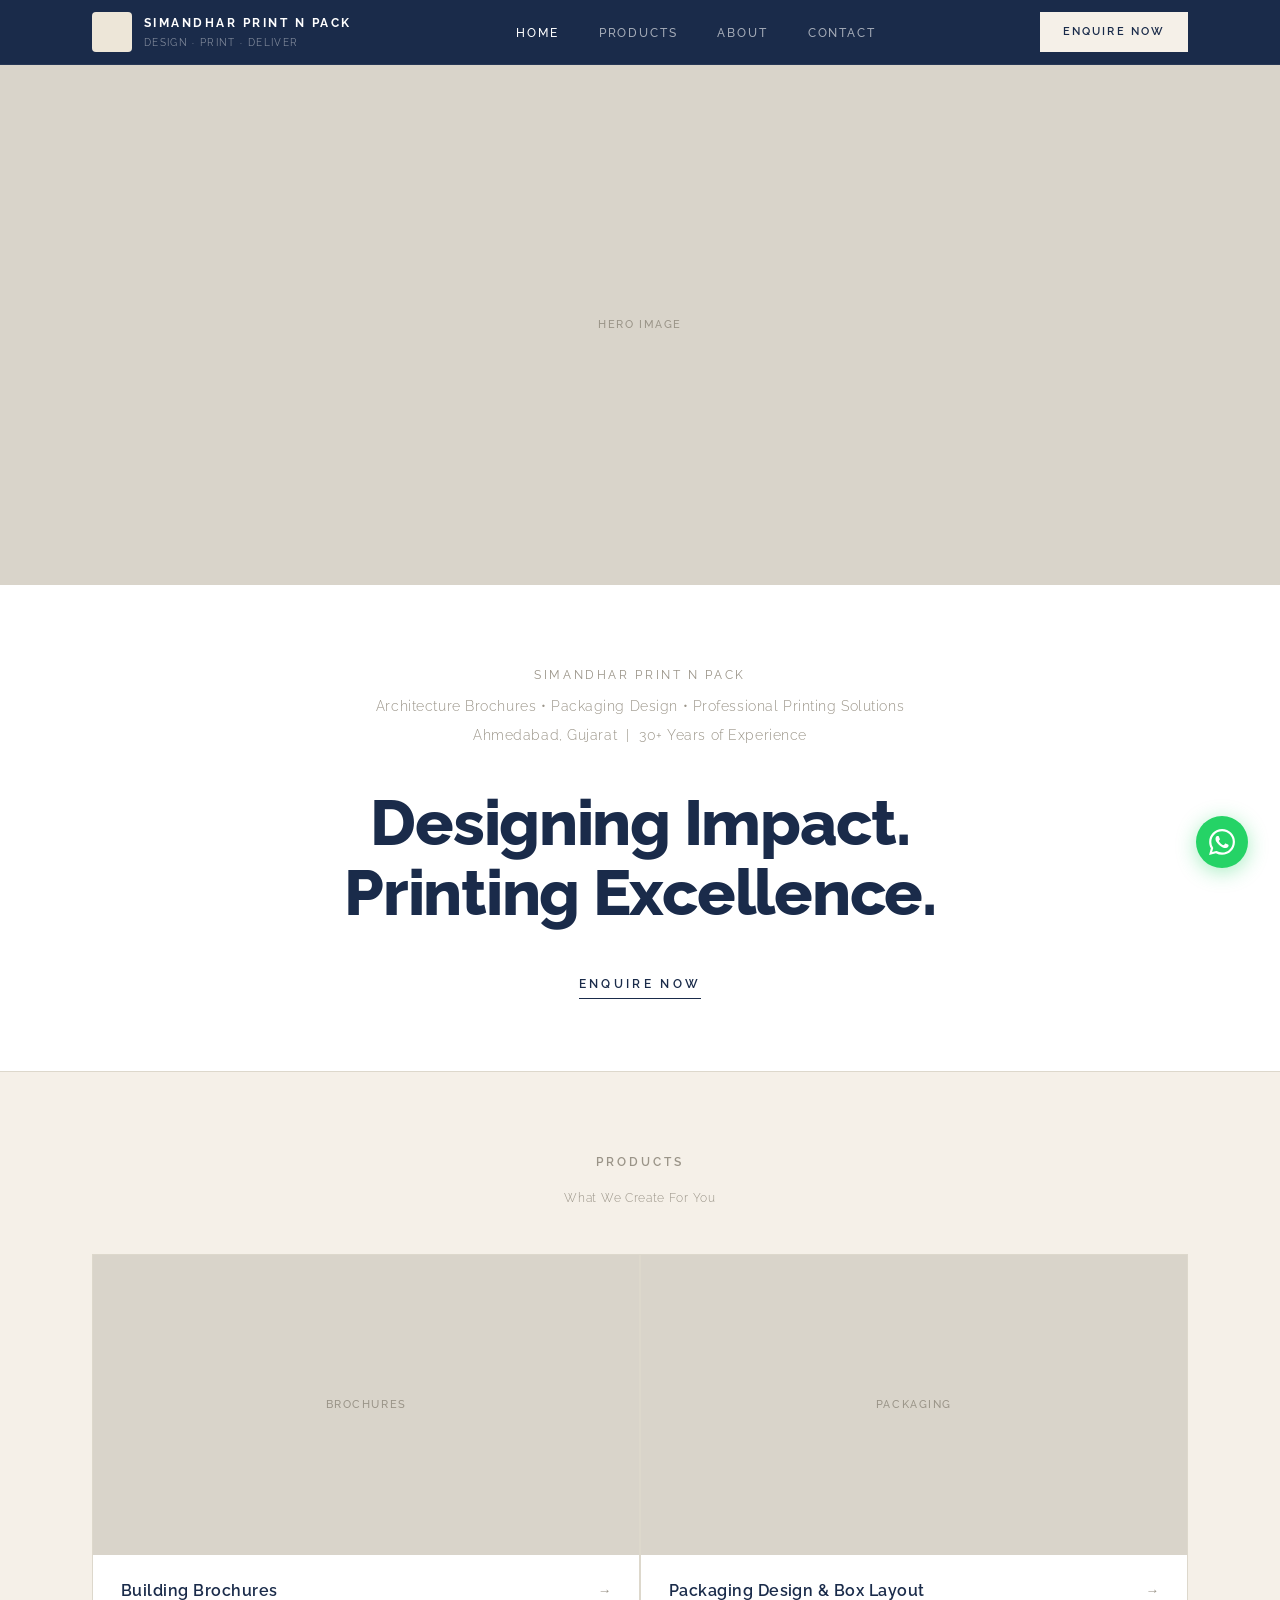
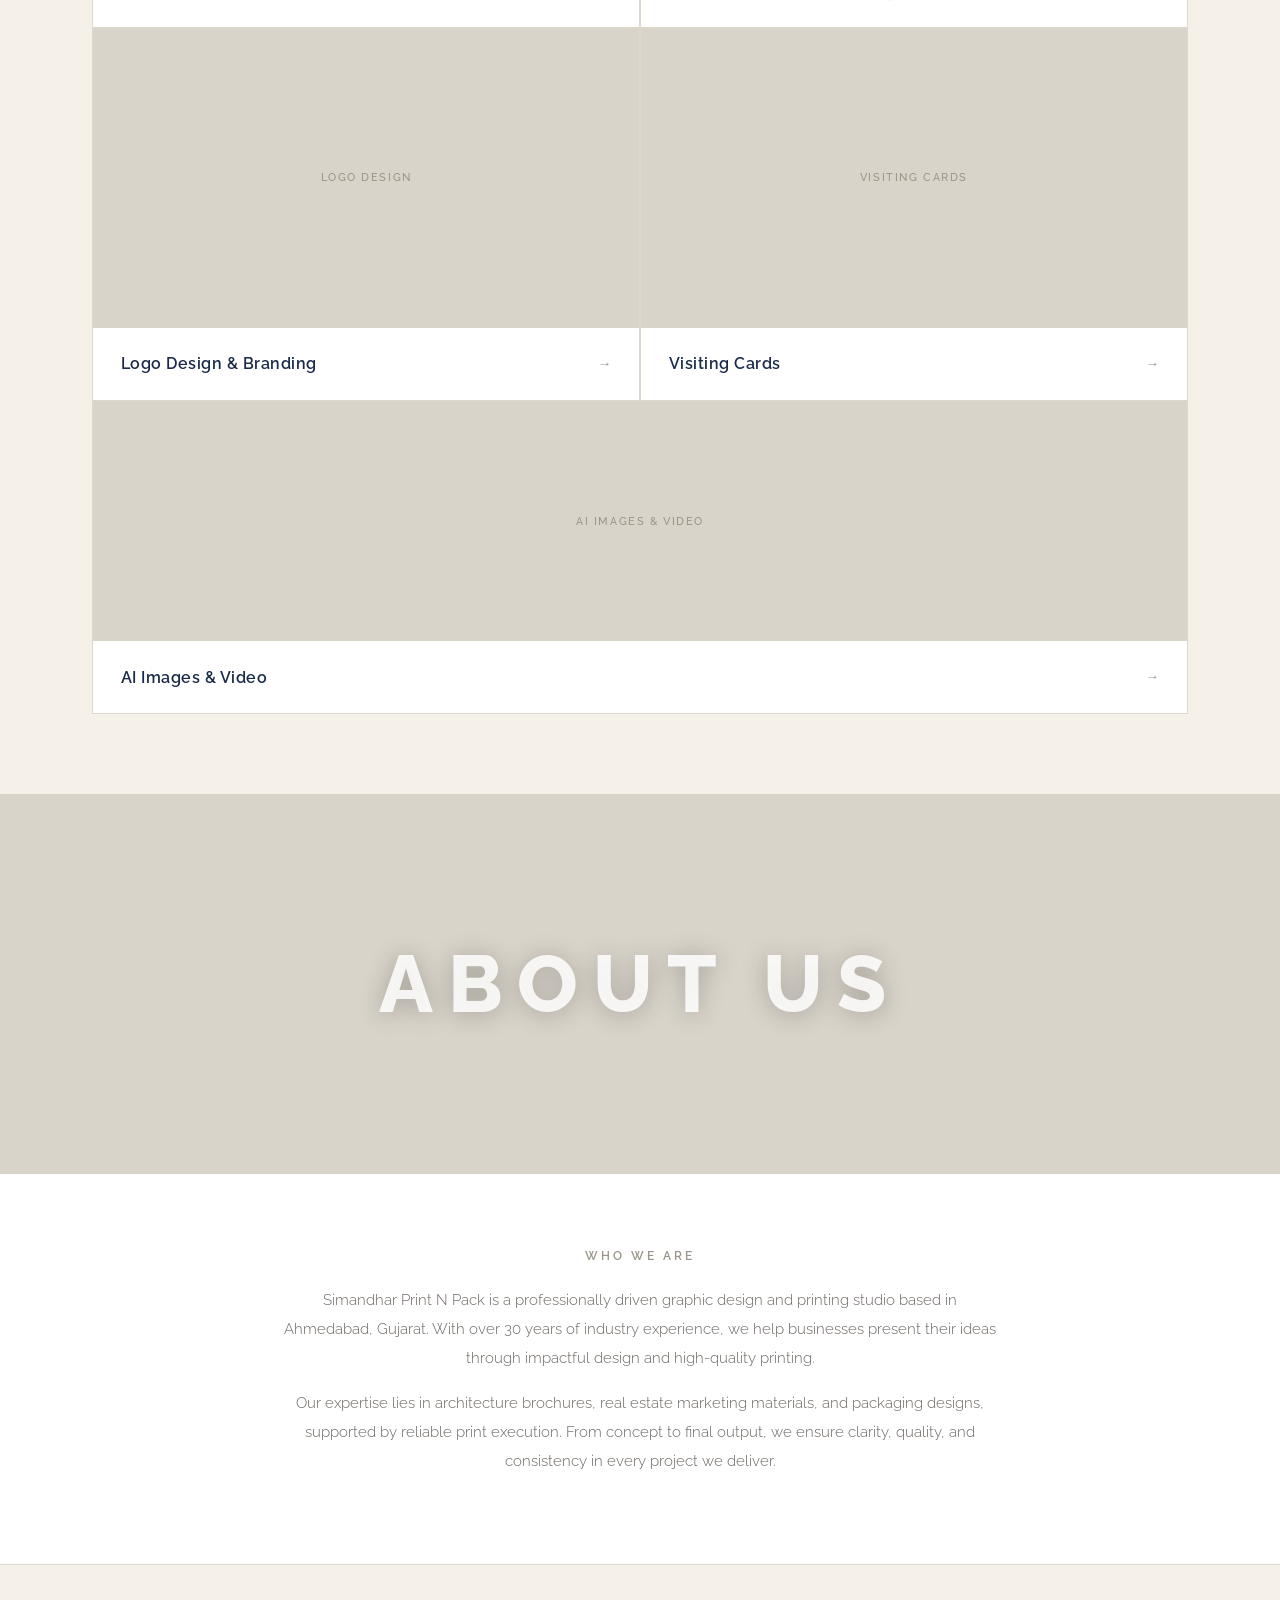
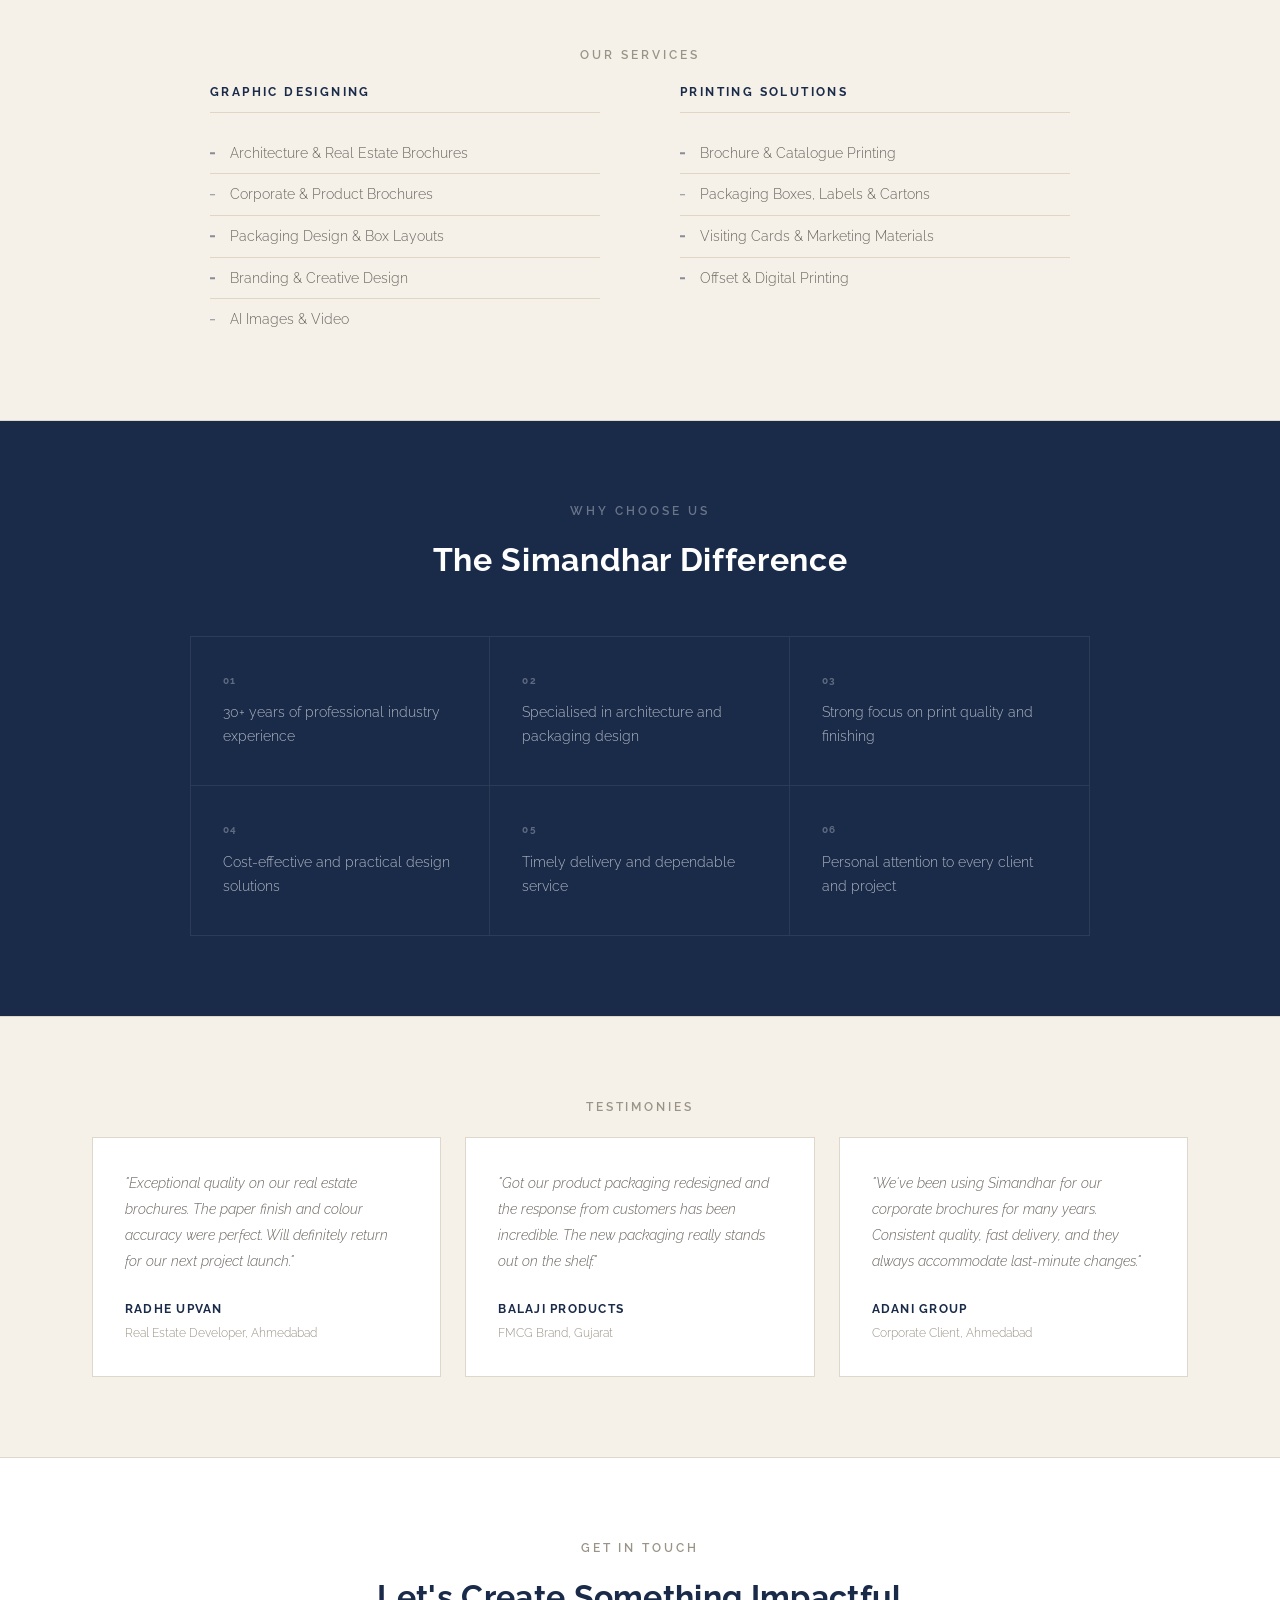
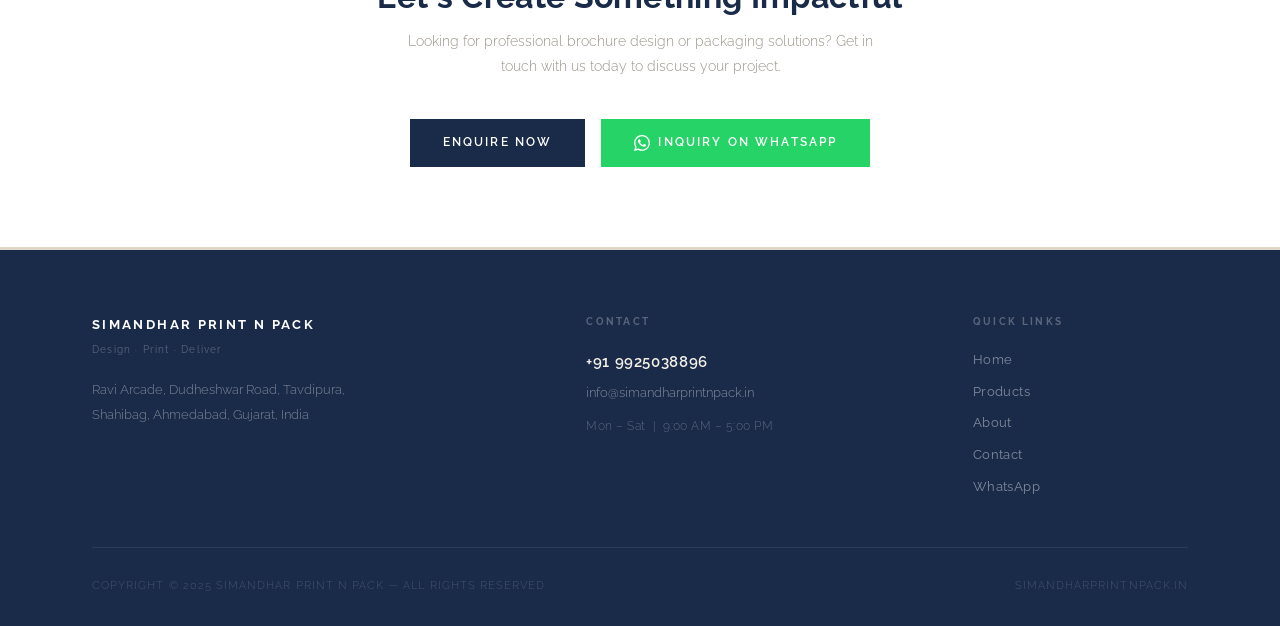
<file: index.html>
<!DOCTYPE html>
<html lang="en">
<head>
  <meta charset="UTF-8" />
  <meta name="viewport" content="width=device-width, initial-scale=1.0" />
  <title>Simandhar Print N Pack | Designing Impact. Printing Excellence.</title>
  <meta name="description" content="Ahmedabad's trusted graphic design and printing studio. Architecture brochures, packaging design, logo branding, visiting cards, AI visuals. 30+ years of experience." />
  <link rel="preconnect" href="https://fonts.googleapis.com" />
  <link rel="preconnect" href="https://fonts.gstatic.com" crossorigin />
  <link rel="icon" type="image/png" href="images/logo.png" />
  <link rel="stylesheet" href="css/style.css" />
</head>
<body>

  <!-- HEADER -->
  <header class="site-header">
    <div class="nav-inner">
      <a href="index.html" class="nav-brand">
        <div class="ph ph-logo" aria-hidden="true"></div>
        <div>
          Simandhar Print N Pack
          <span class="nav-brand-sub">Design · Print · Deliver</span>
        </div>
      </a>
      <nav>
        <ul class="nav-links">
          <li><a href="index.html" class="active">Home</a></li>
          <li><a href="#products">Products</a></li>
          <li><a href="#about">About</a></li>
          <li><a href="contact.html">Contact</a></li>
        </ul>
      </nav>
      <a href="contact.html" class="btn nav-cta">Enquire Now</a>
      <button class="nav-toggle" id="navToggle" aria-label="Toggle menu">
        <span></span><span></span><span></span>
      </button>
    </div>
    <nav class="mobile-nav" id="mobileNav">
      <a href="index.html">Home</a>
      <a href="#products">Products</a>
      <a href="#about">About</a>
      <a href="contact.html">Contact</a>
      <a href="https://wa.me/919925038896" target="_blank" rel="noopener">WhatsApp Us</a>
    </nav>
  </header>

  <!-- HERO -->
  <section class="hero">
    <div class="hero-image ph" data-label="Hero Image" style="height:520px;"></div>
    <div class="hero-text">
      <div class="container">
        <p class="hero-eyebrow">Simandhar Print N Pack</p>
        <p class="hero-subtitle">Architecture Brochures &bull; Packaging Design &bull; Professional Printing Solutions</p>
        <p class="hero-subtitle" style="margin-bottom:2.5rem;">Ahmedabad, Gujarat &nbsp;|&nbsp; 30+ Years of Experience</p>
        <h1>Designing Impact.<br>Printing Excellence.</h1>
        <a href="contact.html" class="hero-cta-link">Enquire Now</a>
      </div>
    </div>
  </section>

  <!-- PRODUCTS -->
  <section class="products-section" id="products">
    <div class="container">
      <span class="section-label">Products</span>
      <h2 style="font-size:0.72rem;font-weight:300;text-align:center;letter-spacing:0.06em;color:var(--grey);margin-bottom:3rem;">What We Create For You</h2>
      <div class="products-grid">

        <a href="products/brochures.html" class="product-card">
          <div class="ph" data-label="Brochures" style="height:300px;"></div>
          <div class="product-card-label">
            <h3>Building Brochures</h3>
            <span class="arrow">&#8594;</span>
          </div>
        </a>

        <a href="products/packaging-design.html" class="product-card">
          <div class="ph" data-label="Packaging" style="height:300px;"></div>
          <div class="product-card-label">
            <h3>Packaging Design &amp; Box Layout</h3>
            <span class="arrow">&#8594;</span>
          </div>
        </a>

        <a href="products/logo-branding.html" class="product-card">
          <div class="ph" data-label="Logo Design" style="height:300px;"></div>
          <div class="product-card-label">
            <h3>Logo Design &amp; Branding</h3>
            <span class="arrow">&#8594;</span>
          </div>
        </a>

        <a href="products/visiting-cards.html" class="product-card">
          <div class="ph" data-label="Visiting Cards" style="height:300px;"></div>
          <div class="product-card-label">
            <h3>Visiting Cards</h3>
            <span class="arrow">&#8594;</span>
          </div>
        </a>

        <a href="products/ai-images-video.html" class="product-card">
          <div class="ph" data-label="AI Images & Video" style="height:240px;"></div>
          <div class="product-card-label">
            <h3>AI Images &amp; Video</h3>
            <span class="arrow">&#8594;</span>
          </div>
        </a>

      </div>
    </div>
  </section>

  <!-- ABOUT -->
  <section class="about-section" id="about">
    <div class="about-banner">
      <div class="about-banner-overlay">About Us</div>
    </div>
    <div class="about-content">
      <span class="section-label">Who We Are</span>
      <p>Simandhar Print N Pack is a professionally driven graphic design and printing studio based in Ahmedabad, Gujarat. With over 30 years of industry experience, we help businesses present their ideas through impactful design and high-quality printing.</p>
      <p>Our expertise lies in architecture brochures, real estate marketing materials, and packaging designs, supported by reliable print execution. From concept to final output, we ensure clarity, quality, and consistency in every project we deliver.</p>
    </div>
  </section>

  <!-- SERVICES -->
  <section class="services-section">
    <div class="container">
      <span class="section-label">Our Services</span>
      <div class="services-inner">
        <div class="service-group">
          <h3>Graphic Designing</h3>
          <ul>
            <li>Architecture &amp; Real Estate Brochures</li>
            <li>Corporate &amp; Product Brochures</li>
            <li>Packaging Design &amp; Box Layouts</li>
            <li>Branding &amp; Creative Design</li>
            <li>AI Images &amp; Video</li>
          </ul>
        </div>
        <div class="service-group">
          <h3>Printing Solutions</h3>
          <ul>
            <li>Brochure &amp; Catalogue Printing</li>
            <li>Packaging Boxes, Labels &amp; Cartons</li>
            <li>Visiting Cards &amp; Marketing Materials</li>
            <li>Offset &amp; Digital Printing</li>
          </ul>
        </div>
      </div>
    </div>
  </section>

  <!-- WHY CHOOSE US -->
  <section class="why-section">
    <div class="container">
      <span class="section-label">Why Choose Us</span>
      <h2>The Simandhar Difference</h2>
      <div class="why-grid">
        <div class="why-item">
          <span class="why-item-num">01</span>
          <p>30+ years of professional industry experience</p>
        </div>
        <div class="why-item">
          <span class="why-item-num">02</span>
          <p>Specialised in architecture and packaging design</p>
        </div>
        <div class="why-item">
          <span class="why-item-num">03</span>
          <p>Strong focus on print quality and finishing</p>
        </div>
        <div class="why-item">
          <span class="why-item-num">04</span>
          <p>Cost-effective and practical design solutions</p>
        </div>
        <div class="why-item">
          <span class="why-item-num">05</span>
          <p>Timely delivery and dependable service</p>
        </div>
        <div class="why-item">
          <span class="why-item-num">06</span>
          <p>Personal attention to every client and project</p>
        </div>
      </div>
    </div>
  </section>

  <!-- TESTIMONIALS -->
  <section class="testimonials-section">
    <div class="container">
      <span class="section-label">Testimonies</span>
      <div class="testimonials-grid">
        <div class="testimonial-card">
          <p class="testimonial-quote">"Exceptional quality on our real estate brochures. The paper finish and colour accuracy were perfect. Will definitely return for our next project launch."</p>
          <div class="testimonial-name">Radhe Upvan</div>
          <div class="testimonial-role">Real Estate Developer, Ahmedabad</div>
        </div>
        <div class="testimonial-card">
          <p class="testimonial-quote">"Got our product packaging redesigned and the response from customers has been incredible. The new packaging really stands out on the shelf."</p>
          <div class="testimonial-name">Balaji Products</div>
          <div class="testimonial-role">FMCG Brand, Gujarat</div>
        </div>
        <div class="testimonial-card">
          <p class="testimonial-quote">"We've been using Simandhar for our corporate brochures for many years. Consistent quality, fast delivery, and they always accommodate last-minute changes."</p>
          <div class="testimonial-name">Adani Group</div>
          <div class="testimonial-role">Corporate Client, Ahmedabad</div>
        </div>
      </div>
    </div>
  </section>

  <!-- CTA -->
  <section class="cta-section">
    <div class="container">
      <span class="section-label">Get In Touch</span>
      <h2>Let's Create Something Impactful</h2>
      <p>Looking for professional brochure design or packaging solutions? Get in touch with us today to discuss your project.</p>
      <div class="cta-btns">
        <a href="contact.html" class="btn btn-navy">Enquire Now</a>
        <a href="https://wa.me/919925038896?text=Hi%2C%20I%27m%20interested%20in%20your%20services." class="btn btn-whatsapp" target="_blank" rel="noopener">
          <svg viewBox="0 0 24 24" width="16" height="16" fill="currentColor"><path d="M17.472 14.382c-.297-.149-1.758-.867-2.03-.967-.273-.099-.471-.148-.67.15-.197.297-.767.966-.94 1.164-.173.199-.347.223-.644.075-.297-.15-1.255-.463-2.39-1.475-.883-.788-1.48-1.761-1.653-2.059-.173-.297-.018-.458.13-.606.134-.133.298-.347.446-.52.149-.174.198-.298.298-.497.099-.198.05-.371-.025-.52-.075-.149-.669-1.612-.916-2.207-.242-.579-.487-.5-.669-.51-.173-.008-.371-.01-.57-.01-.198 0-.52.074-.792.372-.272.297-1.04 1.016-1.04 2.479 0 1.462 1.065 2.875 1.213 3.074.149.198 2.096 3.2 5.077 4.487.709.306 1.262.489 1.694.625.712.227 1.36.195 1.871.118.571-.085 1.758-.719 2.006-1.413.248-.694.248-1.289.173-1.413-.074-.124-.272-.198-.57-.347m-5.421 7.403h-.004a9.87 9.87 0 01-5.031-1.378l-.361-.214-3.741.982.998-3.648-.235-.374a9.86 9.86 0 01-1.51-5.26c.001-5.45 4.436-9.884 9.888-9.884 2.64 0 5.122 1.03 6.988 2.898a9.825 9.825 0 012.893 6.994c-.003 5.45-4.437 9.884-9.885 9.884m8.413-18.297A11.815 11.815 0 0012.05 0C5.495 0 .16 5.335.157 11.892c0 2.096.547 4.142 1.588 5.945L.057 24l6.305-1.654a11.882 11.882 0 005.683 1.448h.005c6.554 0 11.89-5.335 11.893-11.893a11.821 11.821 0 00-3.48-8.413Z"/></svg>
          Inquiry on WhatsApp
        </a>
      </div>
    </div>
  </section>

  <!-- FOOTER -->
  <footer class="site-footer">
    <div class="container">
      <div class="footer-grid">
        <div>
          <span class="footer-brand-name">Simandhar Print N Pack</span>
          <span class="footer-brand-sub">Design · Print · Deliver</span>
          <p class="footer-address">Ravi Arcade, Dudheshwar Road, Tavdipura,<br>Shahibag, Ahmedabad, Gujarat, India</p>
        </div>
        <div>
          <span class="footer-col-label">Contact</span>
          <a href="tel:+919925038896" class="footer-phone">+91 9925038896</a>
          <a href="mailto:info@simandharprintnpack.in" class="footer-email">info@simandharprintnpack.in</a>
          <span class="footer-hours">Mon &ndash; Sat &nbsp;|&nbsp; 9:00 AM &ndash; 5:00 PM</span>
        </div>
        <div>
          <span class="footer-col-label">Quick Links</span>
          <nav class="footer-nav-col">
            <a href="index.html">Home</a>
            <a href="#products">Products</a>
            <a href="#about">About</a>
            <a href="contact.html">Contact</a>
            <a href="https://wa.me/919925038896" target="_blank" rel="noopener">WhatsApp</a>
          </nav>
        </div>
      </div>
      <div class="footer-bottom">
        <p class="footer-copy">Copyright &copy; 2025 Simandhar Print N Pack &mdash; All Rights Reserved</p>
        <p class="footer-copy">simandharprintnpack.in</p>
      </div>
    </div>
  </footer>

  <!-- WHATSAPP FLOAT -->
  <a href="https://wa.me/919925038896?text=Hi%2C%20I%27m%20interested%20in%20your%20services." class="whatsapp-float" target="_blank" rel="noopener" aria-label="Chat on WhatsApp">
    <svg viewBox="0 0 24 24" fill="currentColor"><path d="M17.472 14.382c-.297-.149-1.758-.867-2.03-.967-.273-.099-.471-.148-.67.15-.197.297-.767.966-.94 1.164-.173.199-.347.223-.644.075-.297-.15-1.255-.463-2.39-1.475-.883-.788-1.48-1.761-1.653-2.059-.173-.297-.018-.458.13-.606.134-.133.298-.347.446-.52.149-.174.198-.298.298-.497.099-.198.05-.371-.025-.52-.075-.149-.669-1.612-.916-2.207-.242-.579-.487-.5-.669-.51-.173-.008-.371-.01-.57-.01-.198 0-.52.074-.792.372-.272.297-1.04 1.016-1.04 2.479 0 1.462 1.065 2.875 1.213 3.074.149.198 2.096 3.2 5.077 4.487.709.306 1.262.489 1.694.625.712.227 1.36.195 1.871.118.571-.085 1.758-.719 2.006-1.413.248-.694.248-1.289.173-1.413-.074-.124-.272-.198-.57-.347m-5.421 7.403h-.004a9.87 9.87 0 01-5.031-1.378l-.361-.214-3.741.982.998-3.648-.235-.374a9.86 9.86 0 01-1.51-5.26c.001-5.45 4.436-9.884 9.888-9.884 2.64 0 5.122 1.03 6.988 2.898a9.825 9.825 0 012.893 6.994c-.003 5.45-4.437 9.884-9.885 9.884m8.413-18.297A11.815 11.815 0 0012.05 0C5.495 0 .16 5.335.157 11.892c0 2.096.547 4.142 1.588 5.945L.057 24l6.305-1.654a11.882 11.882 0 005.683 1.448h.005c6.554 0 11.89-5.335 11.893-11.893a11.821 11.821 0 00-3.48-8.413Z"/></svg>
  </a>

  <script src="js/main.js"></script>
</body>
</html>
</file>
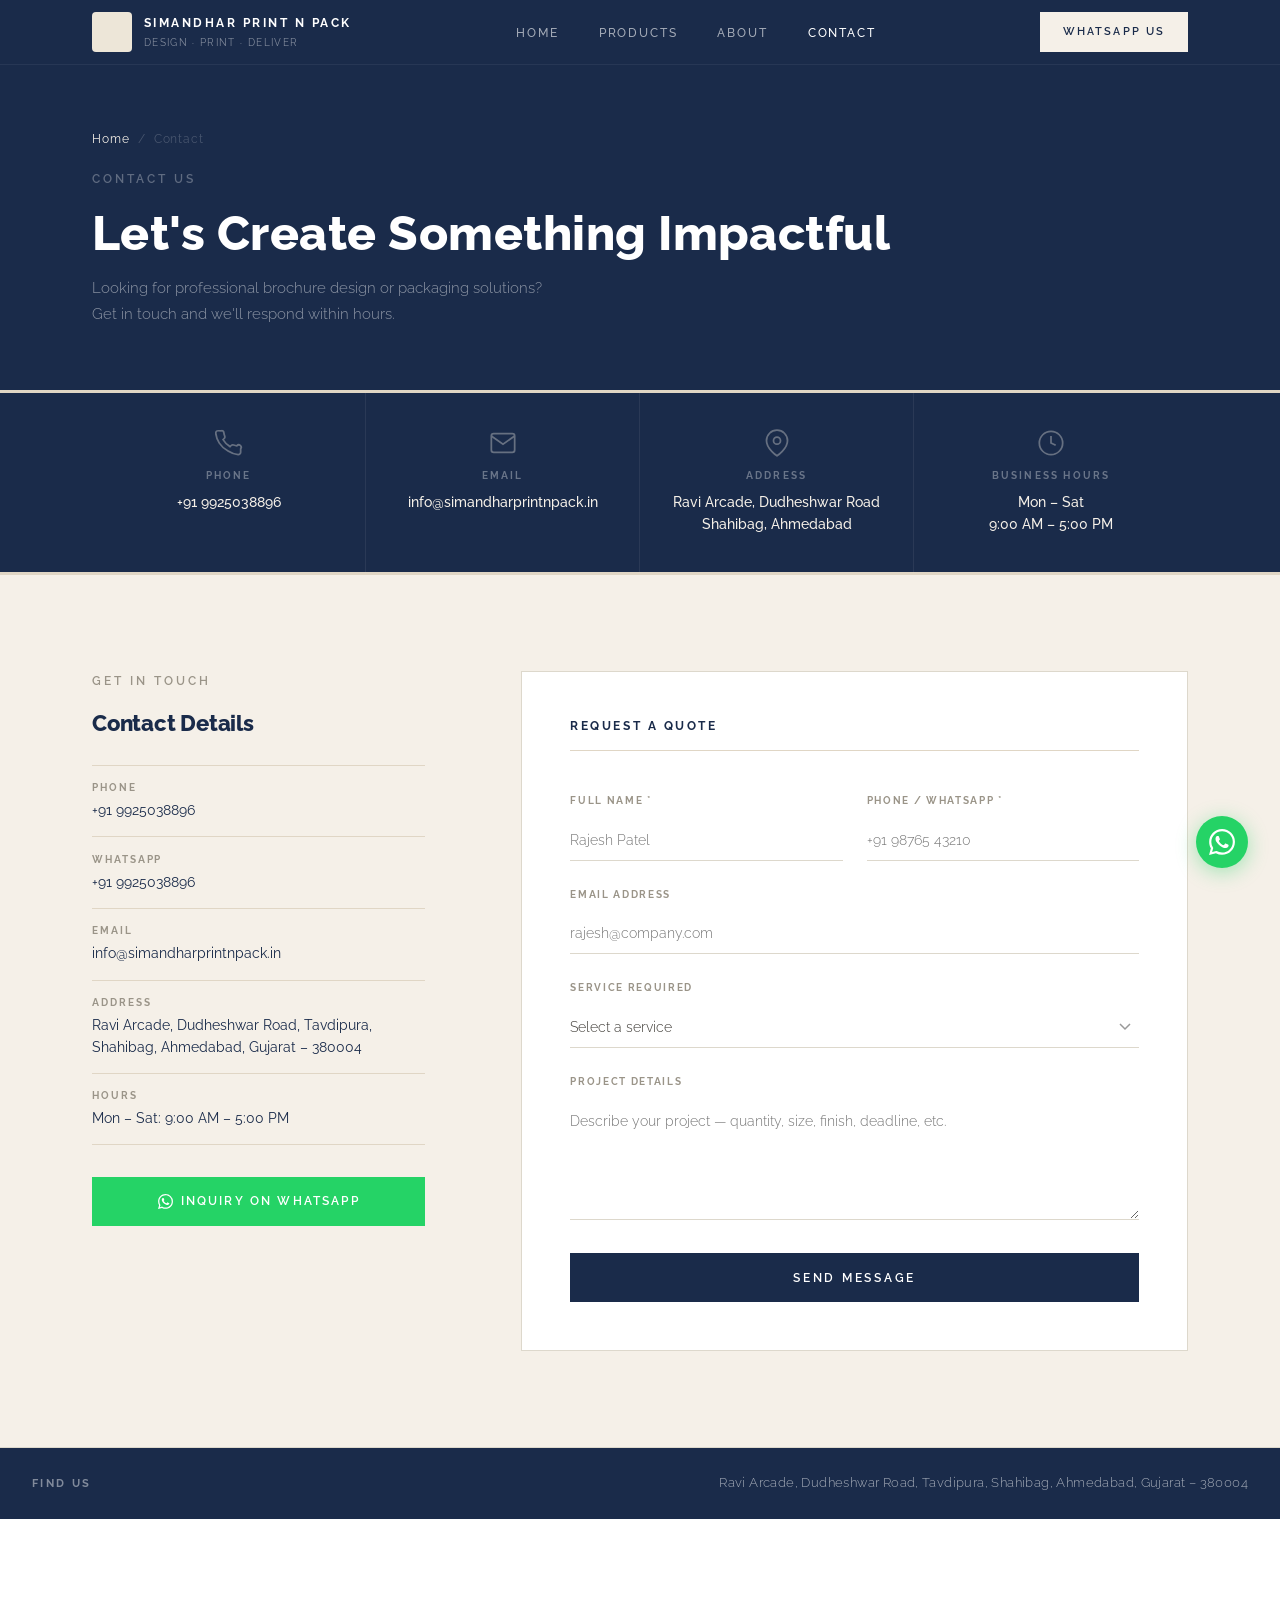
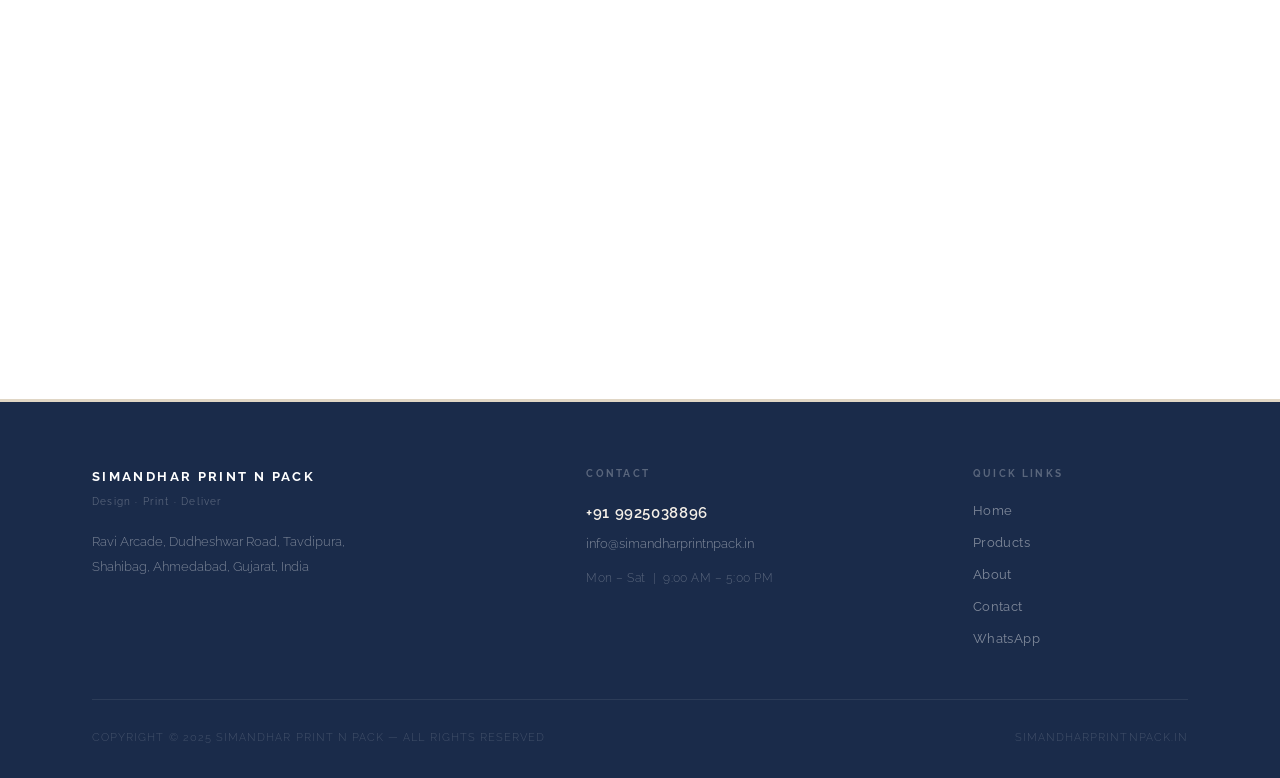
<file: contact.html>
<!DOCTYPE html>
<html lang="en">
<head>
  <meta charset="UTF-8" />
  <meta name="viewport" content="width=device-width, initial-scale=1.0" />
  <title>Contact Us | Simandhar Print N Pack</title>
  <meta name="description" content="Get in touch with Simandhar Print N Pack. Request a quote for brochures, packaging design, logo branding and more. Located at Ravi Arcade, Dudheshwar Road, Ahmedabad." />
  <link rel="icon" type="image/png" href="images/logo.png" />
  <link rel="stylesheet" href="css/style.css" />
  <style>
    /* ---- Contact page specific ---- */
    .contact-strip {
      background: var(--navy);
      border-bottom: 3px solid var(--cream-dark);
    }
    .contact-strip-inner {
      display: grid;
      grid-template-columns: repeat(4, 1fr);
      divide-x: 1px solid rgba(255,255,255,0.08);
    }
    .contact-strip-item {
      padding: 2.25rem 2rem;
      border-right: 1px solid rgba(255,255,255,0.07);
      text-align: center;
    }
    .contact-strip-item:last-child { border-right: none; }
    .contact-strip-item .cs-label {
      font-size: 0.62rem;
      font-weight: 700;
      letter-spacing: 0.22em;
      text-transform: uppercase;
      color: rgba(255,255,255,0.35);
      display: block;
      margin-bottom: 0.5rem;
    }
    .contact-strip-item .cs-value {
      font-size: 0.88rem;
      font-weight: 500;
      color: var(--cream);
      line-height: 1.55;
    }
    .contact-strip-item .cs-value a {
      color: var(--cream);
      transition: opacity 0.2s;
    }
    .contact-strip-item .cs-value a:hover { opacity: 0.65; }
    .contact-strip-item .cs-icon {
      display: block;
      margin: 0 auto 0.6rem;
      width: 28px;
      height: 28px;
      opacity: 0.35;
    }

    .contact-form-section {
      background: var(--cream);
      padding: 6rem 0;
      border-bottom: 1px solid var(--border);
    }
    .contact-form-inner {
      display: grid;
      grid-template-columns: 1fr 2fr;
      gap: 6rem;
      align-items: start;
    }
    .contact-aside h2 {
      font-size: 1.4rem;
      font-weight: 800;
      color: var(--navy);
      letter-spacing: -0.01em;
      margin-bottom: 1.75rem;
      line-height: 1.15;
    }
    .contact-detail-list {
      border-top: 1.5px solid var(--cream-dark);
      margin-bottom: 0;
    }
    .contact-detail-row {
      display: flex;
      flex-direction: column;
      padding: 0.9rem 0;
      border-bottom: 1px solid var(--cream-dark);
      gap: 0.2rem;
    }
    .cd-label {
      font-size: 0.6rem;
      font-weight: 700;
      letter-spacing: 0.2em;
      text-transform: uppercase;
      color: var(--grey);
    }
    .cd-value {
      font-size: 0.88rem;
      font-weight: 400;
      color: var(--navy);
      line-height: 1.55;
    }
    .cd-value a {
      color: var(--navy);
      transition: opacity 0.2s;
    }
    .cd-value a:hover { opacity: 0.6; }

    .form-card {
      background: var(--white);
      padding: 3rem;
      border: 1.5px solid var(--border);
    }
    .form-card h3 {
      font-size: 0.72rem;
      font-weight: 700;
      letter-spacing: 0.22em;
      text-transform: uppercase;
      color: var(--navy);
      margin-bottom: 2.5rem;
      padding-bottom: 1rem;
      border-bottom: 1.5px solid var(--cream-dark);
    }

    .map-full {
      display: block;
      width: 100%;
      height: 480px;
      border: none;
    }
    .map-header {
      background: var(--navy);
      padding: 1.5rem 2rem;
      display: flex;
      align-items: center;
      justify-content: space-between;
      flex-wrap: wrap;
      gap: 1rem;
    }
    .map-header-text {
      font-size: 0.68rem;
      font-weight: 700;
      letter-spacing: 0.22em;
      text-transform: uppercase;
      color: rgba(255,255,255,0.45);
    }
    .map-header-addr {
      font-size: 0.82rem;
      font-weight: 300;
      color: rgba(255,255,255,0.6);
      letter-spacing: 0.03em;
    }

    @media (max-width: 860px) {
      .contact-strip-inner { grid-template-columns: repeat(2, 1fr); }
      .contact-strip-item:nth-child(2) { border-right: none; }
      .contact-strip-item:nth-child(n+3) { border-top: 1px solid rgba(255,255,255,0.07); }
      .contact-form-inner { grid-template-columns: 1fr; gap: 3rem; }
    }
    @media (max-width: 560px) {
      .contact-strip-inner { grid-template-columns: 1fr; }
      .contact-strip-item { border-right: none; border-bottom: 1px solid rgba(255,255,255,0.07); }
      .contact-strip-item:last-child { border-bottom: none; }
      .form-card { padding: 2rem 1.5rem; }
      .map-full { height: 320px; }
    }
  </style>
</head>
<body>

  <!-- HEADER -->
  <header class="site-header">
    <div class="nav-inner">
      <a href="index.html" class="nav-brand">
        <div class="ph ph-logo" aria-hidden="true"></div>
        <div>
          Simandhar Print N Pack
          <span class="nav-brand-sub">Design · Print · Deliver</span>
        </div>
      </a>
      <nav>
        <ul class="nav-links">
          <li><a href="index.html">Home</a></li>
          <li><a href="index.html#products">Products</a></li>
          <li><a href="index.html#about">About</a></li>
          <li><a href="contact.html" class="active">Contact</a></li>
        </ul>
      </nav>
      <a href="https://wa.me/919925038896?text=Hi%2C%20I%27d%20like%20to%20request%20a%20quote." class="btn nav-cta" target="_blank" rel="noopener">WhatsApp Us</a>
      <button class="nav-toggle" id="navToggle" aria-label="Toggle menu">
        <span></span><span></span><span></span>
      </button>
    </div>
    <nav class="mobile-nav" id="mobileNav">
      <a href="index.html">Home</a>
      <a href="index.html#products">Products</a>
      <a href="index.html#about">About</a>
      <a href="contact.html">Contact</a>
      <a href="https://wa.me/919925038896" target="_blank" rel="noopener">WhatsApp Us</a>
    </nav>
  </header>

  <!-- PAGE HERO -->
  <section class="page-hero">
    <div class="container">
      <div class="breadcrumb">
        <a href="index.html">Home</a><span>/</span><span>Contact</span>
      </div>
      <span class="section-label" style="text-align:left;color:rgba(255,255,255,0.3);margin-bottom:1rem;">Contact Us</span>
      <h1>Let's Create Something Impactful</h1>
      <p>Looking for professional brochure design or packaging solutions?<br>Get in touch and we'll respond within hours.</p>
    </div>
  </section>

  <!-- CONTACT INFO STRIP -->
  <div class="contact-strip">
    <div class="container">
      <div class="contact-strip-inner">

        <div class="contact-strip-item">
          <svg class="cs-icon" viewBox="0 0 24 24" fill="none" stroke="currentColor" stroke-width="1.5" color="var(--cream)">
            <path d="M22 16.92v3a2 2 0 01-2.18 2 19.79 19.79 0 01-8.63-3.07A19.5 19.5 0 013.7 12.1a19.79 19.79 0 01-3.07-8.67A2 2 0 012.61 1.5h3a2 2 0 012 1.72c.127.96.361 1.903.7 2.81a2 2 0 01-.45 2.11L6.91 9.1a16 16 0 006 6l.96-.96a2 2 0 012.11-.45c.907.339 1.85.573 2.81.7A2 2 0 0122 16.92z"/>
          </svg>
          <span class="cs-label">Phone</span>
          <div class="cs-value"><a href="tel:+919925038896">+91 9925038896</a></div>
        </div>

        <div class="contact-strip-item">
          <svg class="cs-icon" viewBox="0 0 24 24" fill="none" stroke="currentColor" stroke-width="1.5" color="var(--cream)">
            <path d="M4 4h16c1.1 0 2 .9 2 2v12c0 1.1-.9 2-2 2H4c-1.1 0-2-.9-2-2V6c0-1.1.9-2 2-2z"/><polyline points="22,6 12,13 2,6"/>
          </svg>
          <span class="cs-label">Email</span>
          <div class="cs-value"><a href="mailto:info@simandharprintnpack.in">info@simandharprintnpack.in</a></div>
        </div>

        <div class="contact-strip-item">
          <svg class="cs-icon" viewBox="0 0 24 24" fill="none" stroke="currentColor" stroke-width="1.5" color="var(--cream)">
            <path d="M21 10c0 7-9 13-9 13s-9-6-9-13a9 9 0 0118 0z"/><circle cx="12" cy="10" r="3"/>
          </svg>
          <span class="cs-label">Address</span>
          <div class="cs-value">Ravi Arcade, Dudheshwar Road<br>Shahibag, Ahmedabad</div>
        </div>

        <div class="contact-strip-item">
          <svg class="cs-icon" viewBox="0 0 24 24" fill="none" stroke="currentColor" stroke-width="1.5" color="var(--cream)">
            <circle cx="12" cy="12" r="10"/><polyline points="12,6 12,12 16,14"/>
          </svg>
          <span class="cs-label">Business Hours</span>
          <div class="cs-value">Mon &ndash; Sat<br>9:00 AM &ndash; 5:00 PM</div>
        </div>

      </div>
    </div>
  </div>

  <!-- FORM SECTION -->
  <section class="contact-form-section">
    <div class="container">
      <div class="contact-form-inner">

        <!-- Aside — contact details -->
        <div class="contact-aside">
          <span class="section-label" style="text-align:left;">Get In Touch</span>
          <h2>Contact Details</h2>

          <div class="contact-detail-list">
            <div class="contact-detail-row">
              <span class="cd-label">Phone</span>
              <a href="tel:+919925038896" class="cd-value">+91 9925038896</a>
            </div>
            <div class="contact-detail-row">
              <span class="cd-label">WhatsApp</span>
              <a href="https://wa.me/919925038896" target="_blank" rel="noopener" class="cd-value">+91 9925038896</a>
            </div>
            <div class="contact-detail-row">
              <span class="cd-label">Email</span>
              <a href="mailto:info@simandharprintnpack.in" class="cd-value">info@simandharprintnpack.in</a>
            </div>
            <div class="contact-detail-row">
              <span class="cd-label">Address</span>
              <span class="cd-value">Ravi Arcade, Dudheshwar Road, Tavdipura,<br>Shahibag, Ahmedabad, Gujarat &ndash; 380004</span>
            </div>
            <div class="contact-detail-row">
              <span class="cd-label">Hours</span>
              <span class="cd-value">Mon &ndash; Sat: 9:00 AM &ndash; 5:00 PM</span>
            </div>
          </div>

          <div style="margin-top:2rem;">
            <a href="https://wa.me/919925038896?text=Hi%2C%20I%27d%20like%20to%20request%20a%20quote." class="btn btn-whatsapp" target="_blank" rel="noopener" style="width:100%;justify-content:center;">
              <svg viewBox="0 0 24 24" width="15" height="15" fill="currentColor"><path d="M17.472 14.382c-.297-.149-1.758-.867-2.03-.967-.273-.099-.471-.148-.67.15-.197.297-.767.966-.94 1.164-.173.199-.347.223-.644.075-.297-.15-1.255-.463-2.39-1.475-.883-.788-1.48-1.761-1.653-2.059-.173-.297-.018-.458.13-.606.134-.133.298-.347.446-.52.149-.174.198-.298.298-.497.099-.198.05-.371-.025-.52-.075-.149-.669-1.612-.916-2.207-.242-.579-.487-.5-.669-.51-.173-.008-.371-.01-.57-.01-.198 0-.52.074-.792.372-.272.297-1.04 1.016-1.04 2.479 0 1.462 1.065 2.875 1.213 3.074.149.198 2.096 3.2 5.077 4.487.709.306 1.262.489 1.694.625.712.227 1.36.195 1.871.118.571-.085 1.758-.719 2.006-1.413.248-.694.248-1.289.173-1.413-.074-.124-.272-.198-.57-.347m-5.421 7.403h-.004a9.87 9.87 0 01-5.031-1.378l-.361-.214-3.741.982.998-3.648-.235-.374a9.86 9.86 0 01-1.51-5.26c.001-5.45 4.436-9.884 9.888-9.884 2.64 0 5.122 1.03 6.988 2.898a9.825 9.825 0 012.893 6.994c-.003 5.45-4.437 9.884-9.885 9.884m8.413-18.297A11.815 11.815 0 0012.05 0C5.495 0 .16 5.335.157 11.892c0 2.096.547 4.142 1.588 5.945L.057 24l6.305-1.654a11.882 11.882 0 005.683 1.448h.005c6.554 0 11.89-5.335 11.893-11.893a11.821 11.821 0 00-3.48-8.413Z"/></svg>
              Inquiry on WhatsApp
            </a>
          </div>
        </div>

        <!-- Form card -->
        <div class="form-card">
          <h3>Request a Quote</h3>
          <form id="contactForm" action="https://formspree.io/f/YOUR_FORM_ID" method="POST">
            <div class="form-row">
              <div class="form-group">
                <label for="name">Full Name *</label>
                <input type="text" id="name" name="name" required placeholder="Rajesh Patel" />
              </div>
              <div class="form-group">
                <label for="phone">Phone / WhatsApp *</label>
                <input type="tel" id="phone" name="phone" required placeholder="+91 98765 43210" />
              </div>
            </div>
            <div class="form-group">
              <label for="email">Email Address</label>
              <input type="email" id="email" name="email" placeholder="rajesh@company.com" />
            </div>
            <div class="form-group">
              <label for="service">Service Required</label>
              <select id="service" name="service">
                <option value="">Select a service</option>
                <option value="brochures">Building Brochures</option>
                <option value="packaging">Packaging Design &amp; Box Layout</option>
                <option value="logo">Logo Design &amp; Branding</option>
                <option value="visiting-cards">Visiting Cards</option>
                <option value="ai">AI Images &amp; Video</option>
                <option value="other">Other / Multiple Services</option>
              </select>
            </div>
            <div class="form-group">
              <label for="message">Project Details</label>
              <textarea id="message" name="message" placeholder="Describe your project — quantity, size, finish, deadline, etc."></textarea>
            </div>
            <button type="submit" class="btn btn-navy submit-btn">Send Message</button>
          </form>
        </div>

      </div>
    </div>
  </section>

  <!-- MAP — full width -->
  <div>
    <div class="map-header">
      <span class="map-header-text">Find Us</span>
      <span class="map-header-addr">Ravi Arcade, Dudheshwar Road, Tavdipura, Shahibag, Ahmedabad, Gujarat &ndash; 380004</span>
    </div>
    <!-- Replace src with your exact Google Maps embed URL when ready -->
    <iframe
      class="map-full"
      src="https://www.google.com/maps/embed?pb=!1m18!1m12!1m3!1d3671.5!2d72.5850!3d23.0450!2m3!1f0!2f0!3f0!3m2!1i1024!2i768!4f13.1!3m3!1m2!1s0x395e8527f8f4b315%3A0x7f9fb3b23b3fb8e4!2sDudheshwar%20Rd%2C%20Shahibaug%2C%20Ahmedabad%2C%20Gujarat!5e0!3m2!1sen!2sin!4v1234567890!5m2!1sen!2sin"
      allowfullscreen=""
      loading="lazy"
      referrerpolicy="no-referrer-when-downgrade"
      title="Simandhar Print N Pack — Ravi Arcade, Dudheshwar Road, Ahmedabad">
    </iframe>
  </div>

  <!-- FOOTER -->
  <footer class="site-footer">
    <div class="container">
      <div class="footer-grid">
        <div>
          <span class="footer-brand-name">Simandhar Print N Pack</span>
          <span class="footer-brand-sub">Design · Print · Deliver</span>
          <p class="footer-address">Ravi Arcade, Dudheshwar Road, Tavdipura,<br>Shahibag, Ahmedabad, Gujarat, India</p>
        </div>
        <div>
          <span class="footer-col-label">Contact</span>
          <a href="tel:+919925038896" class="footer-phone">+91 9925038896</a>
          <a href="mailto:info@simandharprintnpack.in" class="footer-email">info@simandharprintnpack.in</a>
          <span class="footer-hours">Mon &ndash; Sat &nbsp;|&nbsp; 9:00 AM &ndash; 5:00 PM</span>
        </div>
        <div>
          <span class="footer-col-label">Quick Links</span>
          <nav class="footer-nav-col">
            <a href="index.html">Home</a>
            <a href="index.html#products">Products</a>
            <a href="index.html#about">About</a>
            <a href="contact.html">Contact</a>
            <a href="https://wa.me/919925038896" target="_blank" rel="noopener">WhatsApp</a>
          </nav>
        </div>
      </div>
      <div class="footer-bottom">
        <p class="footer-copy">Copyright &copy; 2025 Simandhar Print N Pack &mdash; All Rights Reserved</p>
        <p class="footer-copy">simandharprintnpack.in</p>
      </div>
    </div>
  </footer>

  <!-- WHATSAPP FLOAT -->
  <a href="https://wa.me/919925038896?text=Hi%2C%20I%27m%20interested%20in%20your%20services." class="whatsapp-float" target="_blank" rel="noopener" aria-label="Chat on WhatsApp">
    <svg viewBox="0 0 24 24" fill="currentColor"><path d="M17.472 14.382c-.297-.149-1.758-.867-2.03-.967-.273-.099-.471-.148-.67.15-.197.297-.767.966-.94 1.164-.173.199-.347.223-.644.075-.297-.15-1.255-.463-2.39-1.475-.883-.788-1.48-1.761-1.653-2.059-.173-.297-.018-.458.13-.606.134-.133.298-.347.446-.52.149-.174.198-.298.298-.497.099-.198.05-.371-.025-.52-.075-.149-.669-1.612-.916-2.207-.242-.579-.487-.5-.669-.51-.173-.008-.371-.01-.57-.01-.198 0-.52.074-.792.372-.272.297-1.04 1.016-1.04 2.479 0 1.462 1.065 2.875 1.213 3.074.149.198 2.096 3.2 5.077 4.487.709.306 1.262.489 1.694.625.712.227 1.36.195 1.871.118.571-.085 1.758-.719 2.006-1.413.248-.694.248-1.289.173-1.413-.074-.124-.272-.198-.57-.347m-5.421 7.403h-.004a9.87 9.87 0 01-5.031-1.378l-.361-.214-3.741.982.998-3.648-.235-.374a9.86 9.86 0 01-1.51-5.26c.001-5.45 4.436-9.884 9.888-9.884 2.64 0 5.122 1.03 6.988 2.898a9.825 9.825 0 012.893 6.994c-.003 5.45-4.437 9.884-9.885 9.884m8.413-18.297A11.815 11.815 0 0012.05 0C5.495 0 .16 5.335.157 11.892c0 2.096.547 4.142 1.588 5.945L.057 24l6.305-1.654a11.882 11.882 0 005.683 1.448h.005c6.554 0 11.89-5.335 11.893-11.893a11.821 11.821 0 00-3.48-8.413Z"/></svg>
  </a>

  <script src="js/main.js"></script>
</body>
</html>
</file>
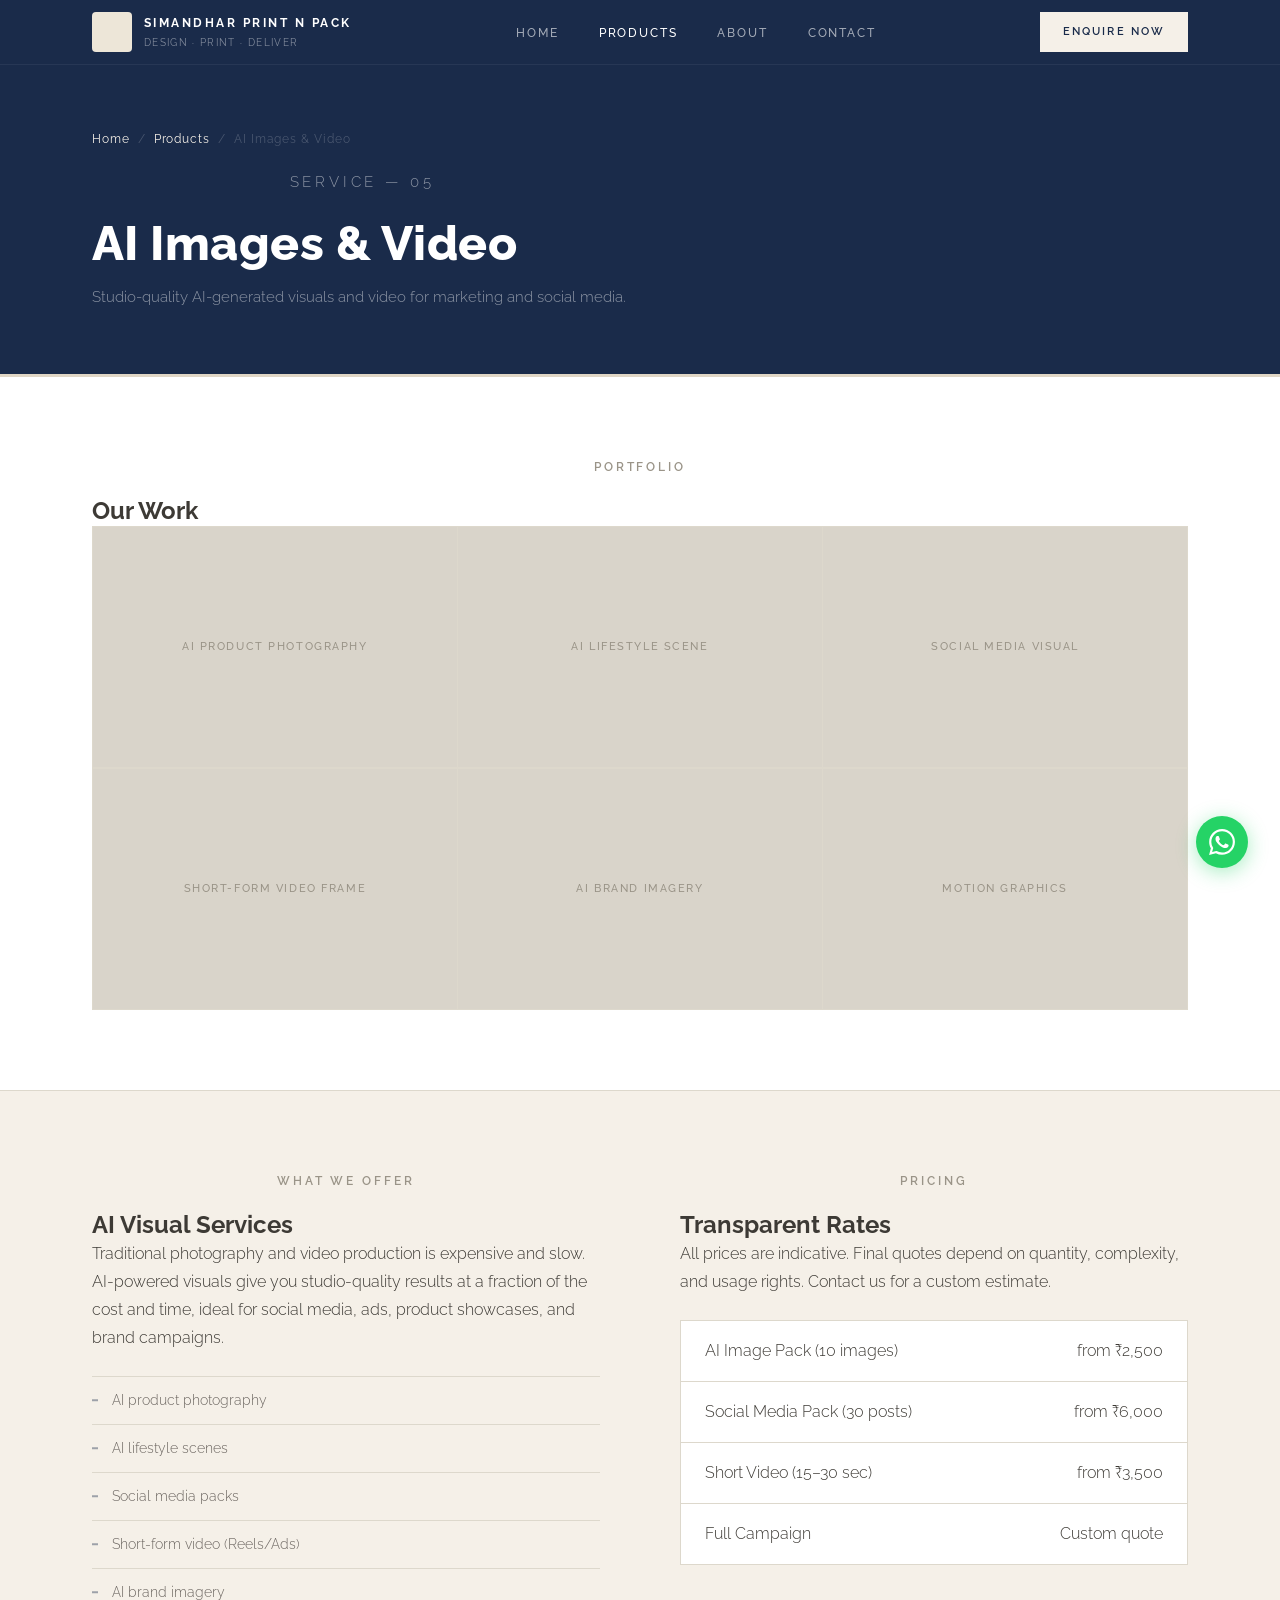
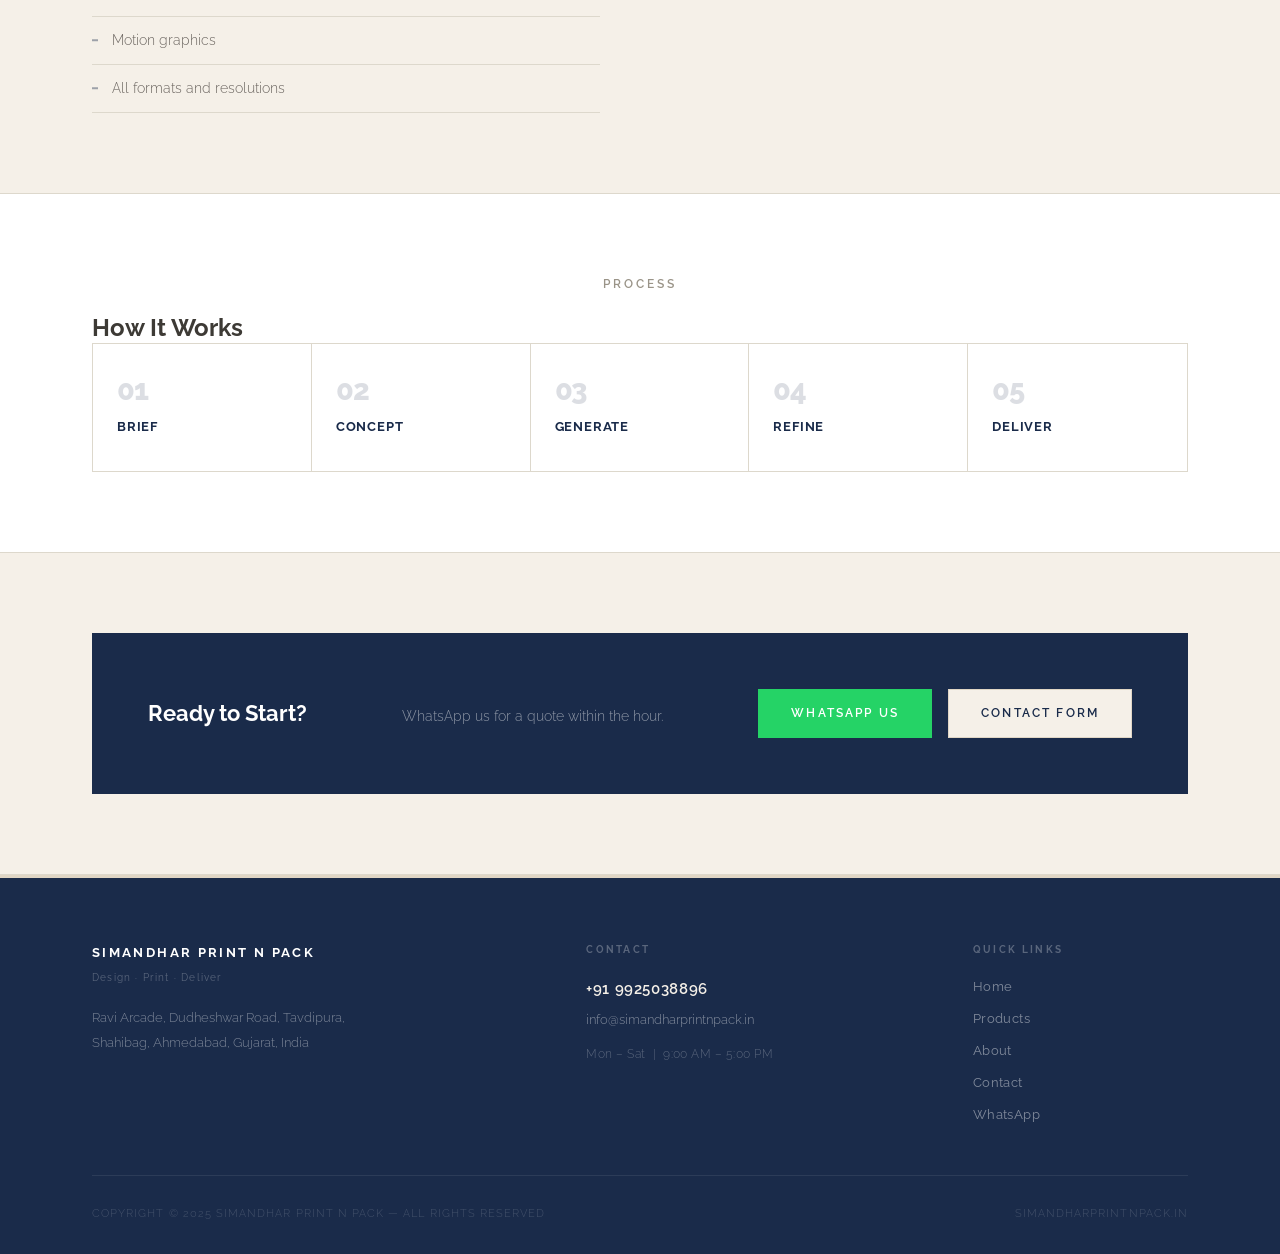
<file: products/ai-images-video.html>
<!DOCTYPE html>
<html lang="en">
<head>
  <meta charset="UTF-8" />
  <meta name="viewport" content="width=device-width, initial-scale=1.0" />
  <title>AI Images &amp; Video | Simandhar Print N Pack</title>
  <meta name="description" content="Studio-quality AI-generated visuals and video for marketing and social media. AI images and video from Simandhar Print N Pack, Ahmedabad." />
  <link rel="stylesheet" href="../css/style.css" />
</head>
<body>

<header class="site-header">
  <div class="nav-inner">
    <a href="../index.html" class="nav-brand">
      <div class="ph ph-logo" aria-hidden="true"></div>
      <div>Simandhar Print N Pack<span class="nav-brand-sub">Design · Print · Deliver</span></div>
    </a>
    <nav><ul class="nav-links">
      <li><a href="../index.html">Home</a></li>
      <li><a href="../index.html#products" class="active">Products</a></li>
      <li><a href="../index.html#about">About</a></li>
      <li><a href="../contact.html">Contact</a></li>
    </ul></nav>
    <a href="../contact.html" class="btn nav-cta">Enquire Now</a>
    <button class="nav-toggle" id="navToggle"><span></span><span></span><span></span></button>
  </div>
  <nav class="mobile-nav" id="mobileNav">
    <a href="../index.html">Home</a>
    <a href="../index.html#products">Products</a>
    <a href="../index.html#about">About</a>
    <a href="../contact.html">Contact</a>
    <a href="https://wa.me/919925038896" target="_blank" rel="noopener">WhatsApp Us</a>
  </nav>
</header>

<main>

  <section class="page-hero">
    <div class="container">
      <nav class="breadcrumb" aria-label="Breadcrumb">
        <a href="../index.html">Home</a>
        <span>/</span>
        <a href="../index.html#products">Products</a>
        <span>/</span>
        <span>AI Images &amp; Video</span>
      </nav>
      <p class="section-label">Service &mdash; 05</p>
      <h1>AI Images &amp; Video</h1>
      <p>Studio-quality AI-generated visuals and video for marketing and social media.</p>
    </div>
  </section>

  <section class="content-section bg-white">
    <div class="container">
      <p class="section-label">Portfolio</p>
      <h2>Our Work</h2>
      <div class="gallery-grid">
        <div class="ph" data-label="AI Product Photography" style="height:240px;"></div>
        <div class="ph" data-label="AI Lifestyle Scene" style="height:240px;"></div>
        <div class="ph" data-label="Social Media Visual" style="height:240px;"></div>
        <div class="ph" data-label="Short-form Video Frame" style="height:240px;"></div>
        <div class="ph" data-label="AI Brand Imagery" style="height:240px;"></div>
        <div class="ph" data-label="Motion Graphics" style="height:240px;"></div>
      </div>
    </div>
  </section>

  <section class="content-section bg-cream">
    <div class="container">
      <div class="two-col">
        <div>
          <p class="section-label">What We Offer</p>
          <h2>AI Visual Services</h2>
          <p>Traditional photography and video production is expensive and slow. AI-powered visuals give you studio-quality results at a fraction of the cost and time, ideal for social media, ads, product showcases, and brand campaigns.</p>
          <ul class="feature-list">
            <li>AI product photography</li>
            <li>AI lifestyle scenes</li>
            <li>Social media packs</li>
            <li>Short-form video (Reels/Ads)</li>
            <li>AI brand imagery</li>
            <li>Motion graphics</li>
            <li>All formats and resolutions</li>
          </ul>
        </div>
        <div>
          <p class="section-label">Pricing</p>
          <h2>Transparent Rates</h2>
          <p>All prices are indicative. Final quotes depend on quantity, complexity, and usage rights. Contact us for a custom estimate.</p>
          <div class="pricing-box">
            <div class="pricing-row">
              <span>AI Image Pack (10 images)</span>
              <span>from &#8377;2,500</span>
            </div>
            <div class="pricing-row">
              <span>Social Media Pack (30 posts)</span>
              <span>from &#8377;6,000</span>
            </div>
            <div class="pricing-row">
              <span>Short Video (15&ndash;30 sec)</span>
              <span>from &#8377;3,500</span>
            </div>
            <div class="pricing-row">
              <span>Full Campaign</span>
              <span>Custom quote</span>
            </div>
          </div>
        </div>
      </div>
    </div>
  </section>

  <section class="content-section bg-white">
    <div class="container">
      <p class="section-label">Process</p>
      <h2>How It Works</h2>
      <div class="process-row">
        <div class="process-step">
          <span class="process-num">01</span>
          <span class="process-name">Brief</span>
        </div>
        <div class="process-step">
          <span class="process-num">02</span>
          <span class="process-name">Concept</span>
        </div>
        <div class="process-step">
          <span class="process-num">03</span>
          <span class="process-name">Generate</span>
        </div>
        <div class="process-step">
          <span class="process-num">04</span>
          <span class="process-name">Refine</span>
        </div>
        <div class="process-step">
          <span class="process-num">05</span>
          <span class="process-name">Deliver</span>
        </div>
      </div>
    </div>
  </section>

  <section class="content-section bg-cream">
    <div class="container">
      <div class="product-cta">
        <h2>Ready to Start?</h2>
        <p>WhatsApp us for a quote within the hour.</p>
        <div class="product-cta-btns">
          <a href="https://wa.me/919925038896?text=Hi%2C%20I%27d%20like%20a%20quote%20for%20AI%20images%20and%20video." class="btn btn-whatsapp" target="_blank" rel="noopener">WhatsApp Us</a>
          <a href="../contact.html" class="btn btn-cream">Contact Form</a>
        </div>
      </div>
    </div>
  </section>

</main>

<footer class="site-footer">
  <div class="container">
    <div class="footer-grid">
      <div>
        <span class="footer-brand-name">Simandhar Print N Pack</span>
        <span class="footer-brand-sub">Design &middot; Print &middot; Deliver</span>
        <p class="footer-address">Ravi Arcade, Dudheshwar Road, Tavdipura,<br>Shahibag, Ahmedabad, Gujarat, India</p>
      </div>
      <div>
        <span class="footer-col-label">Contact</span>
        <a href="tel:+919925038896" class="footer-phone">+91 9925038896</a>
        <a href="mailto:info@simandharprintnpack.in" class="footer-email">info@simandharprintnpack.in</a>
        <span class="footer-hours">Mon &ndash; Sat &nbsp;|&nbsp; 9:00 AM &ndash; 5:00 PM</span>
      </div>
      <div>
        <span class="footer-col-label">Quick Links</span>
        <nav class="footer-nav-col">
          <a href="../index.html">Home</a>
          <a href="../index.html#products">Products</a>
          <a href="../index.html#about">About</a>
          <a href="../contact.html">Contact</a>
          <a href="https://wa.me/919925038896" target="_blank" rel="noopener">WhatsApp</a>
        </nav>
      </div>
    </div>
    <div class="footer-bottom">
      <p class="footer-copy">Copyright &copy; 2025 Simandhar Print N Pack &mdash; All Rights Reserved</p>
      <p class="footer-copy">simandharprintnpack.in</p>
    </div>
  </div>
</footer>

<a href="https://wa.me/919925038896?text=Hi%2C%20I%27d%20like%20a%20quote%20for%20AI%20images%20and%20video." class="whatsapp-float" target="_blank" rel="noopener" aria-label="Chat on WhatsApp">
  <svg viewBox="0 0 24 24" fill="currentColor"><path d="M17.472 14.382c-.297-.149-1.758-.867-2.03-.967-.273-.099-.471-.148-.67.15-.197.297-.767.966-.94 1.164-.173.199-.347.223-.644.075-.297-.15-1.255-.463-2.39-1.475-.883-.788-1.48-1.761-1.653-2.059-.173-.297-.018-.458.13-.606.134-.133.298-.347.446-.52.149-.174.198-.298.298-.497.099-.198.05-.371-.025-.52-.075-.149-.669-1.612-.916-2.207-.242-.579-.487-.5-.669-.51-.173-.008-.371-.01-.57-.01-.198 0-.52.074-.792.372-.272.297-1.04 1.016-1.04 2.479 0 1.462 1.065 2.875 1.213 3.074.149.198 2.096 3.2 5.077 4.487.709.306 1.262.489 1.694.625.712.227 1.36.195 1.871.118.571-.085 1.758-.719 2.006-1.413.248-.694.248-1.289.173-1.413-.074-.124-.272-.198-.57-.347m-5.421 7.403h-.004a9.87 9.87 0 01-5.031-1.378l-.361-.214-3.741.982.998-3.648-.235-.374a9.86 9.86 0 01-1.51-5.26c.001-5.45 4.436-9.884 9.888-9.884 2.64 0 5.122 1.03 6.988 2.898a9.825 9.825 0 012.893 6.994c-.003 5.45-4.437 9.884-9.885 9.884m8.413-18.297A11.815 11.815 0 0012.05 0C5.495 0 .16 5.335.157 11.892c0 2.096.547 4.142 1.588 5.945L.057 24l6.305-1.654a11.882 11.882 0 005.683 1.448h.005c6.554 0 11.89-5.335 11.893-11.893a11.821 11.821 0 00-3.48-8.413Z"/></svg>
</a>

<script src="../js/main.js"></script>
</body>
</html>
</file>
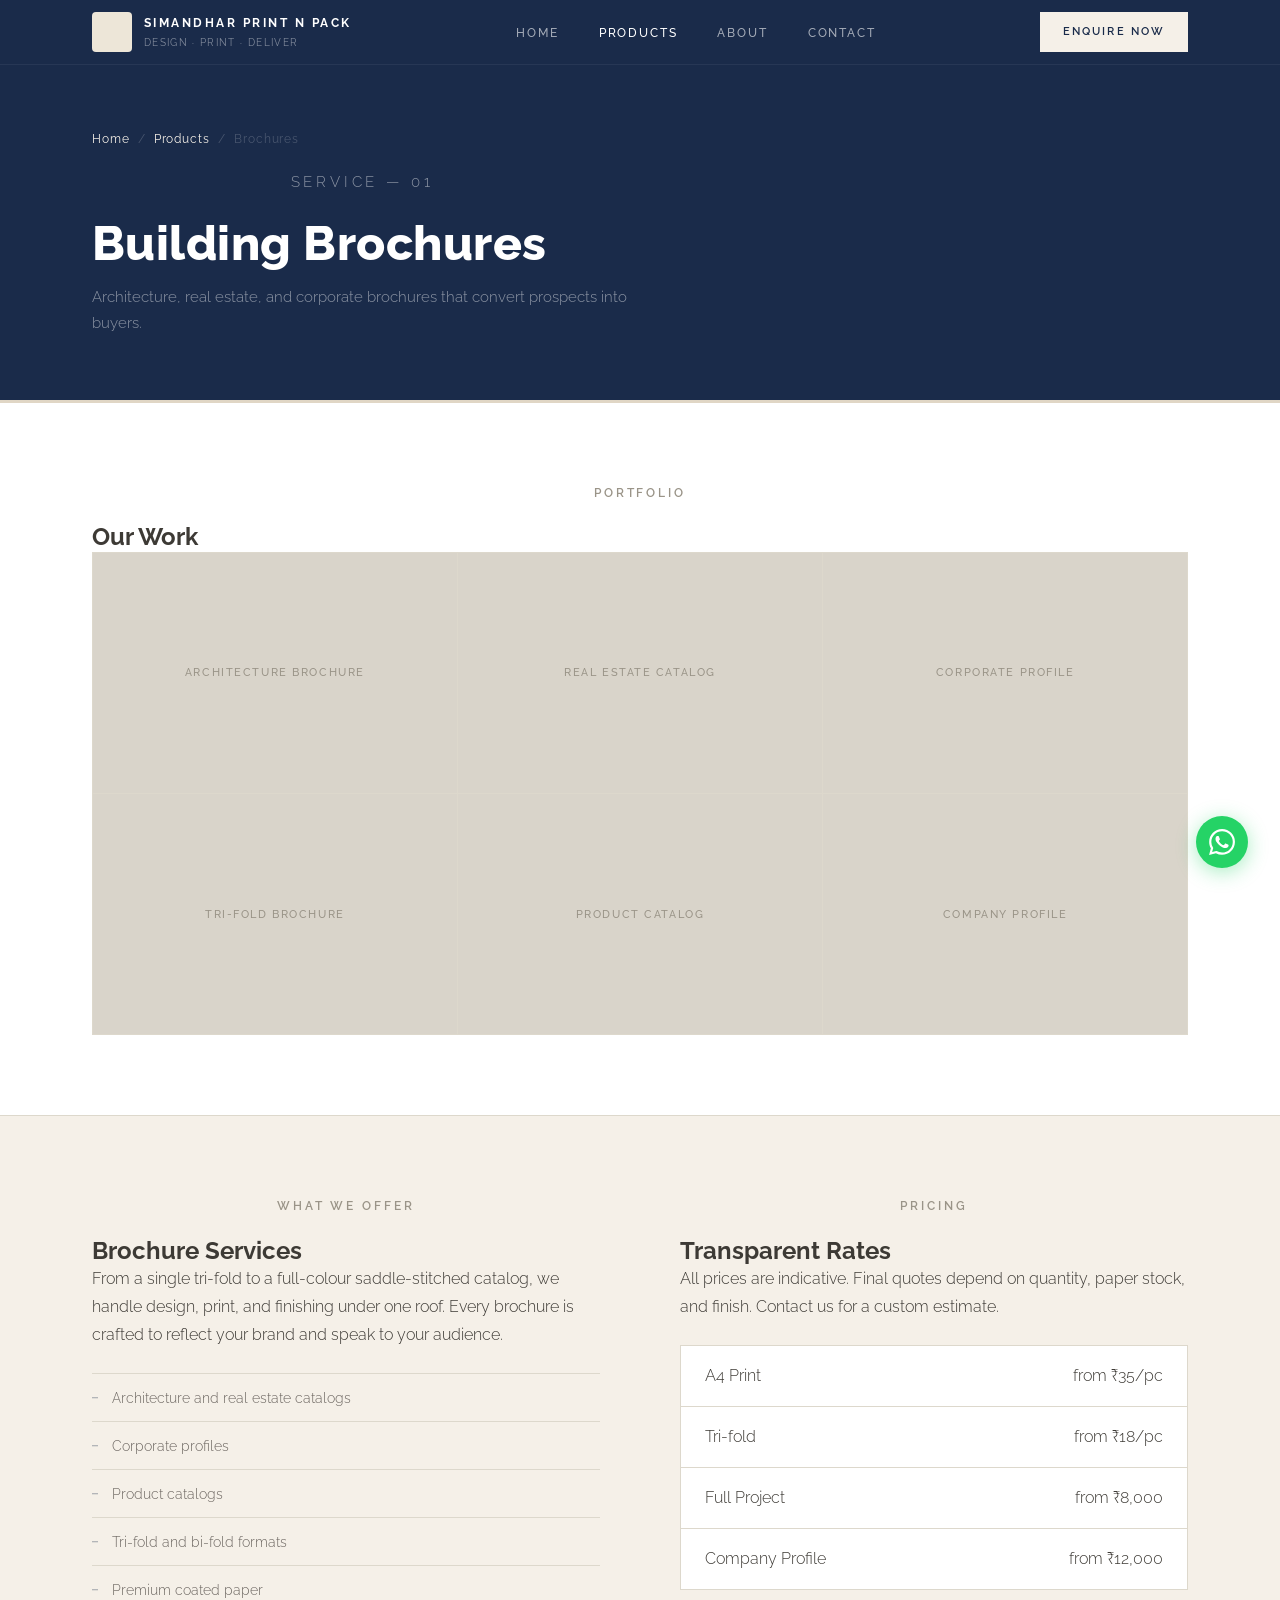
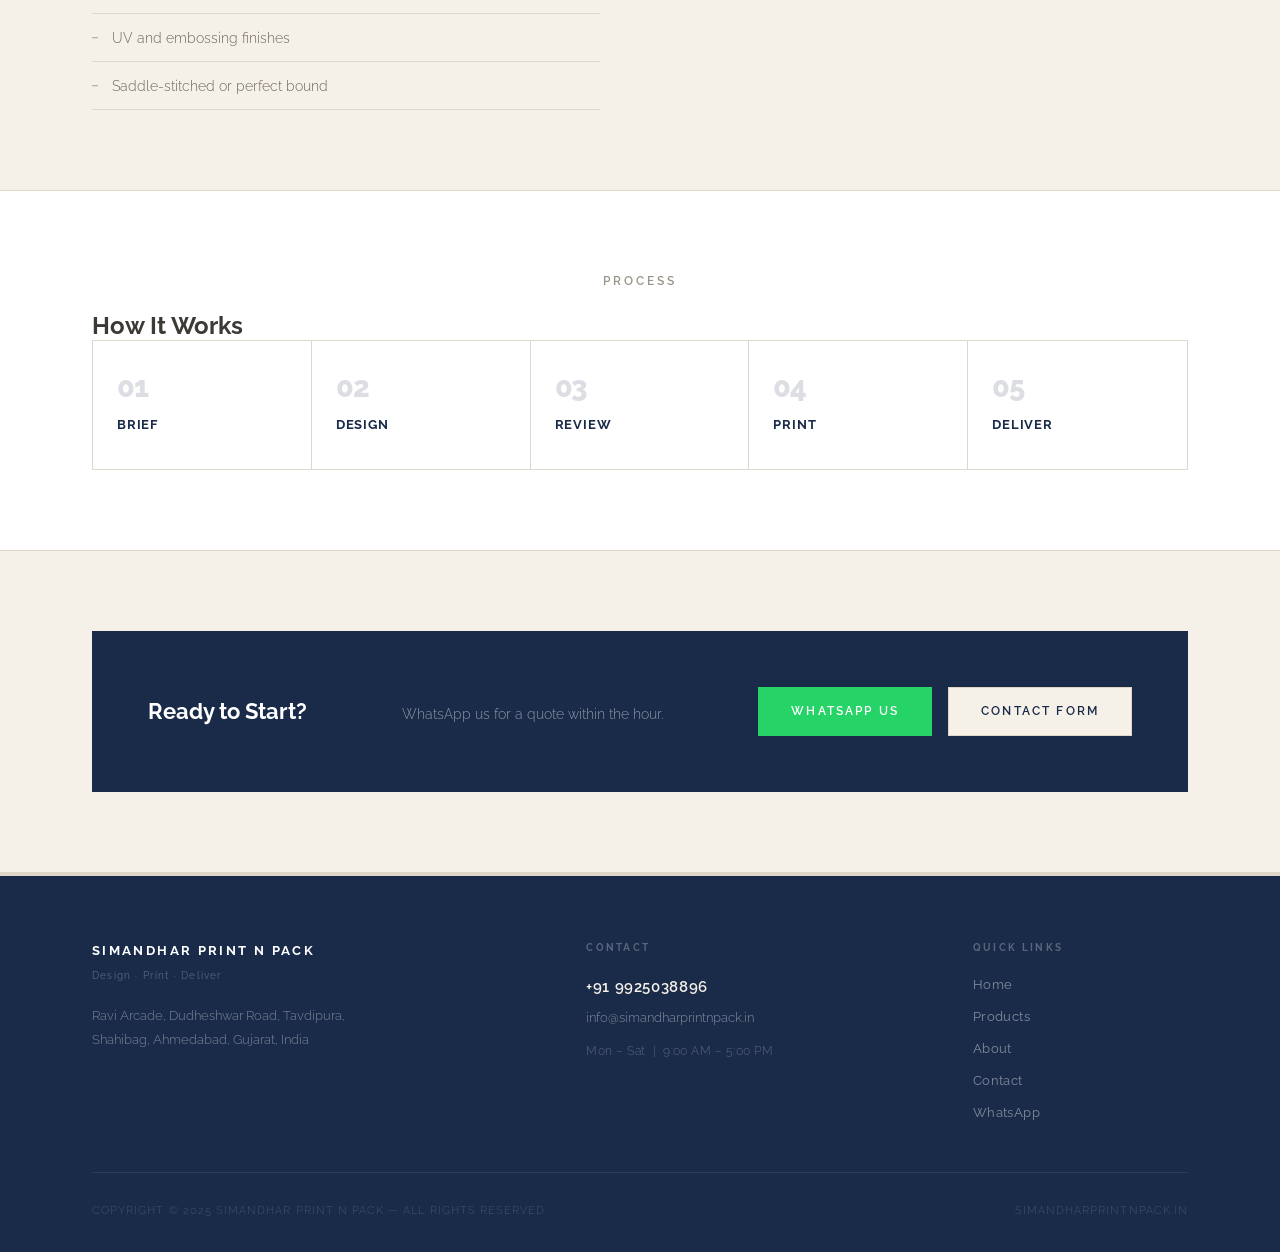
<file: products/brochures.html>
<!DOCTYPE html>
<html lang="en">
<head>
  <meta charset="UTF-8" />
  <meta name="viewport" content="width=device-width, initial-scale=1.0" />
  <title>Brochures | Simandhar Print N Pack</title>
  <meta name="description" content="Architecture, real estate, and corporate brochures that convert prospects into buyers. Premium print quality from Simandhar Print N Pack, Ahmedabad." />
  <link rel="stylesheet" href="../css/style.css" />
</head>
<body>

<header class="site-header">
  <div class="nav-inner">
    <a href="../index.html" class="nav-brand">
      <div class="ph ph-logo" aria-hidden="true"></div>
      <div>Simandhar Print N Pack<span class="nav-brand-sub">Design · Print · Deliver</span></div>
    </a>
    <nav><ul class="nav-links">
      <li><a href="../index.html">Home</a></li>
      <li><a href="../index.html#products" class="active">Products</a></li>
      <li><a href="../index.html#about">About</a></li>
      <li><a href="../contact.html">Contact</a></li>
    </ul></nav>
    <a href="../contact.html" class="btn nav-cta">Enquire Now</a>
    <button class="nav-toggle" id="navToggle"><span></span><span></span><span></span></button>
  </div>
  <nav class="mobile-nav" id="mobileNav">
    <a href="../index.html">Home</a>
    <a href="../index.html#products">Products</a>
    <a href="../index.html#about">About</a>
    <a href="../contact.html">Contact</a>
    <a href="https://wa.me/919925038896" target="_blank" rel="noopener">WhatsApp Us</a>
  </nav>
</header>

<main>

  <section class="page-hero">
    <div class="container">
      <nav class="breadcrumb" aria-label="Breadcrumb">
        <a href="../index.html">Home</a>
        <span>/</span>
        <a href="../index.html#products">Products</a>
        <span>/</span>
        <span>Brochures</span>
      </nav>
      <p class="section-label">Service &mdash; 01</p>
      <h1>Building Brochures</h1>
      <p>Architecture, real estate, and corporate brochures that convert prospects into buyers.</p>
    </div>
  </section>

  <section class="content-section bg-white">
    <div class="container">
      <p class="section-label">Portfolio</p>
      <h2>Our Work</h2>
      <div class="gallery-grid">
        <div class="ph" data-label="Architecture Brochure" style="height:240px;"></div>
        <div class="ph" data-label="Real Estate Catalog" style="height:240px;"></div>
        <div class="ph" data-label="Corporate Profile" style="height:240px;"></div>
        <div class="ph" data-label="Tri-fold Brochure" style="height:240px;"></div>
        <div class="ph" data-label="Product Catalog" style="height:240px;"></div>
        <div class="ph" data-label="Company Profile" style="height:240px;"></div>
      </div>
    </div>
  </section>

  <section class="content-section bg-cream">
    <div class="container">
      <div class="two-col">
        <div>
          <p class="section-label">What We Offer</p>
          <h2>Brochure Services</h2>
          <p>From a single tri-fold to a full-colour saddle-stitched catalog, we handle design, print, and finishing under one roof. Every brochure is crafted to reflect your brand and speak to your audience.</p>
          <ul class="feature-list">
            <li>Architecture and real estate catalogs</li>
            <li>Corporate profiles</li>
            <li>Product catalogs</li>
            <li>Tri-fold and bi-fold formats</li>
            <li>Premium coated paper</li>
            <li>UV and embossing finishes</li>
            <li>Saddle-stitched or perfect bound</li>
          </ul>
        </div>
        <div>
          <p class="section-label">Pricing</p>
          <h2>Transparent Rates</h2>
          <p>All prices are indicative. Final quotes depend on quantity, paper stock, and finish. Contact us for a custom estimate.</p>
          <div class="pricing-box">
            <div class="pricing-row">
              <span>A4 Print</span>
              <span>from &#8377;35/pc</span>
            </div>
            <div class="pricing-row">
              <span>Tri-fold</span>
              <span>from &#8377;18/pc</span>
            </div>
            <div class="pricing-row">
              <span>Full Project</span>
              <span>from &#8377;8,000</span>
            </div>
            <div class="pricing-row">
              <span>Company Profile</span>
              <span>from &#8377;12,000</span>
            </div>
          </div>
        </div>
      </div>
    </div>
  </section>

  <section class="content-section bg-white">
    <div class="container">
      <p class="section-label">Process</p>
      <h2>How It Works</h2>
      <div class="process-row">
        <div class="process-step">
          <span class="process-num">01</span>
          <span class="process-name">Brief</span>
        </div>
        <div class="process-step">
          <span class="process-num">02</span>
          <span class="process-name">Design</span>
        </div>
        <div class="process-step">
          <span class="process-num">03</span>
          <span class="process-name">Review</span>
        </div>
        <div class="process-step">
          <span class="process-num">04</span>
          <span class="process-name">Print</span>
        </div>
        <div class="process-step">
          <span class="process-num">05</span>
          <span class="process-name">Deliver</span>
        </div>
      </div>
    </div>
  </section>

  <section class="content-section bg-cream">
    <div class="container">
      <div class="product-cta">
        <h2>Ready to Start?</h2>
        <p>WhatsApp us for a quote within the hour.</p>
        <div class="product-cta-btns">
          <a href="https://wa.me/919925038896?text=Hi%2C%20I%27d%20like%20a%20quote%20for%20brochure%20printing." class="btn btn-whatsapp" target="_blank" rel="noopener">WhatsApp Us</a>
          <a href="../contact.html" class="btn btn-cream">Contact Form</a>
        </div>
      </div>
    </div>
  </section>

</main>

<footer class="site-footer">
  <div class="container">
    <div class="footer-grid">
      <div>
        <span class="footer-brand-name">Simandhar Print N Pack</span>
        <span class="footer-brand-sub">Design &middot; Print &middot; Deliver</span>
        <p class="footer-address">Ravi Arcade, Dudheshwar Road, Tavdipura,<br>Shahibag, Ahmedabad, Gujarat, India</p>
      </div>
      <div>
        <span class="footer-col-label">Contact</span>
        <a href="tel:+919925038896" class="footer-phone">+91 9925038896</a>
        <a href="mailto:info@simandharprintnpack.in" class="footer-email">info@simandharprintnpack.in</a>
        <span class="footer-hours">Mon &ndash; Sat &nbsp;|&nbsp; 9:00 AM &ndash; 5:00 PM</span>
      </div>
      <div>
        <span class="footer-col-label">Quick Links</span>
        <nav class="footer-nav-col">
          <a href="../index.html">Home</a>
          <a href="../index.html#products">Products</a>
          <a href="../index.html#about">About</a>
          <a href="../contact.html">Contact</a>
          <a href="https://wa.me/919925038896" target="_blank" rel="noopener">WhatsApp</a>
        </nav>
      </div>
    </div>
    <div class="footer-bottom">
      <p class="footer-copy">Copyright &copy; 2025 Simandhar Print N Pack &mdash; All Rights Reserved</p>
      <p class="footer-copy">simandharprintnpack.in</p>
    </div>
  </div>
</footer>

<a href="https://wa.me/919925038896?text=Hi%2C%20I%27d%20like%20a%20quote%20for%20brochure%20printing." class="whatsapp-float" target="_blank" rel="noopener" aria-label="Chat on WhatsApp">
  <svg viewBox="0 0 24 24" fill="currentColor"><path d="M17.472 14.382c-.297-.149-1.758-.867-2.03-.967-.273-.099-.471-.148-.67.15-.197.297-.767.966-.94 1.164-.173.199-.347.223-.644.075-.297-.15-1.255-.463-2.39-1.475-.883-.788-1.48-1.761-1.653-2.059-.173-.297-.018-.458.13-.606.134-.133.298-.347.446-.52.149-.174.198-.298.298-.497.099-.198.05-.371-.025-.52-.075-.149-.669-1.612-.916-2.207-.242-.579-.487-.5-.669-.51-.173-.008-.371-.01-.57-.01-.198 0-.52.074-.792.372-.272.297-1.04 1.016-1.04 2.479 0 1.462 1.065 2.875 1.213 3.074.149.198 2.096 3.2 5.077 4.487.709.306 1.262.489 1.694.625.712.227 1.36.195 1.871.118.571-.085 1.758-.719 2.006-1.413.248-.694.248-1.289.173-1.413-.074-.124-.272-.198-.57-.347m-5.421 7.403h-.004a9.87 9.87 0 01-5.031-1.378l-.361-.214-3.741.982.998-3.648-.235-.374a9.86 9.86 0 01-1.51-5.26c.001-5.45 4.436-9.884 9.888-9.884 2.64 0 5.122 1.03 6.988 2.898a9.825 9.825 0 012.893 6.994c-.003 5.45-4.437 9.884-9.885 9.884m8.413-18.297A11.815 11.815 0 0012.05 0C5.495 0 .16 5.335.157 11.892c0 2.096.547 4.142 1.588 5.945L.057 24l6.305-1.654a11.882 11.882 0 005.683 1.448h.005c6.554 0 11.89-5.335 11.893-11.893a11.821 11.821 0 00-3.48-8.413Z"/></svg>
</a>

<script src="../js/main.js"></script>
</body>
</html>
</file>
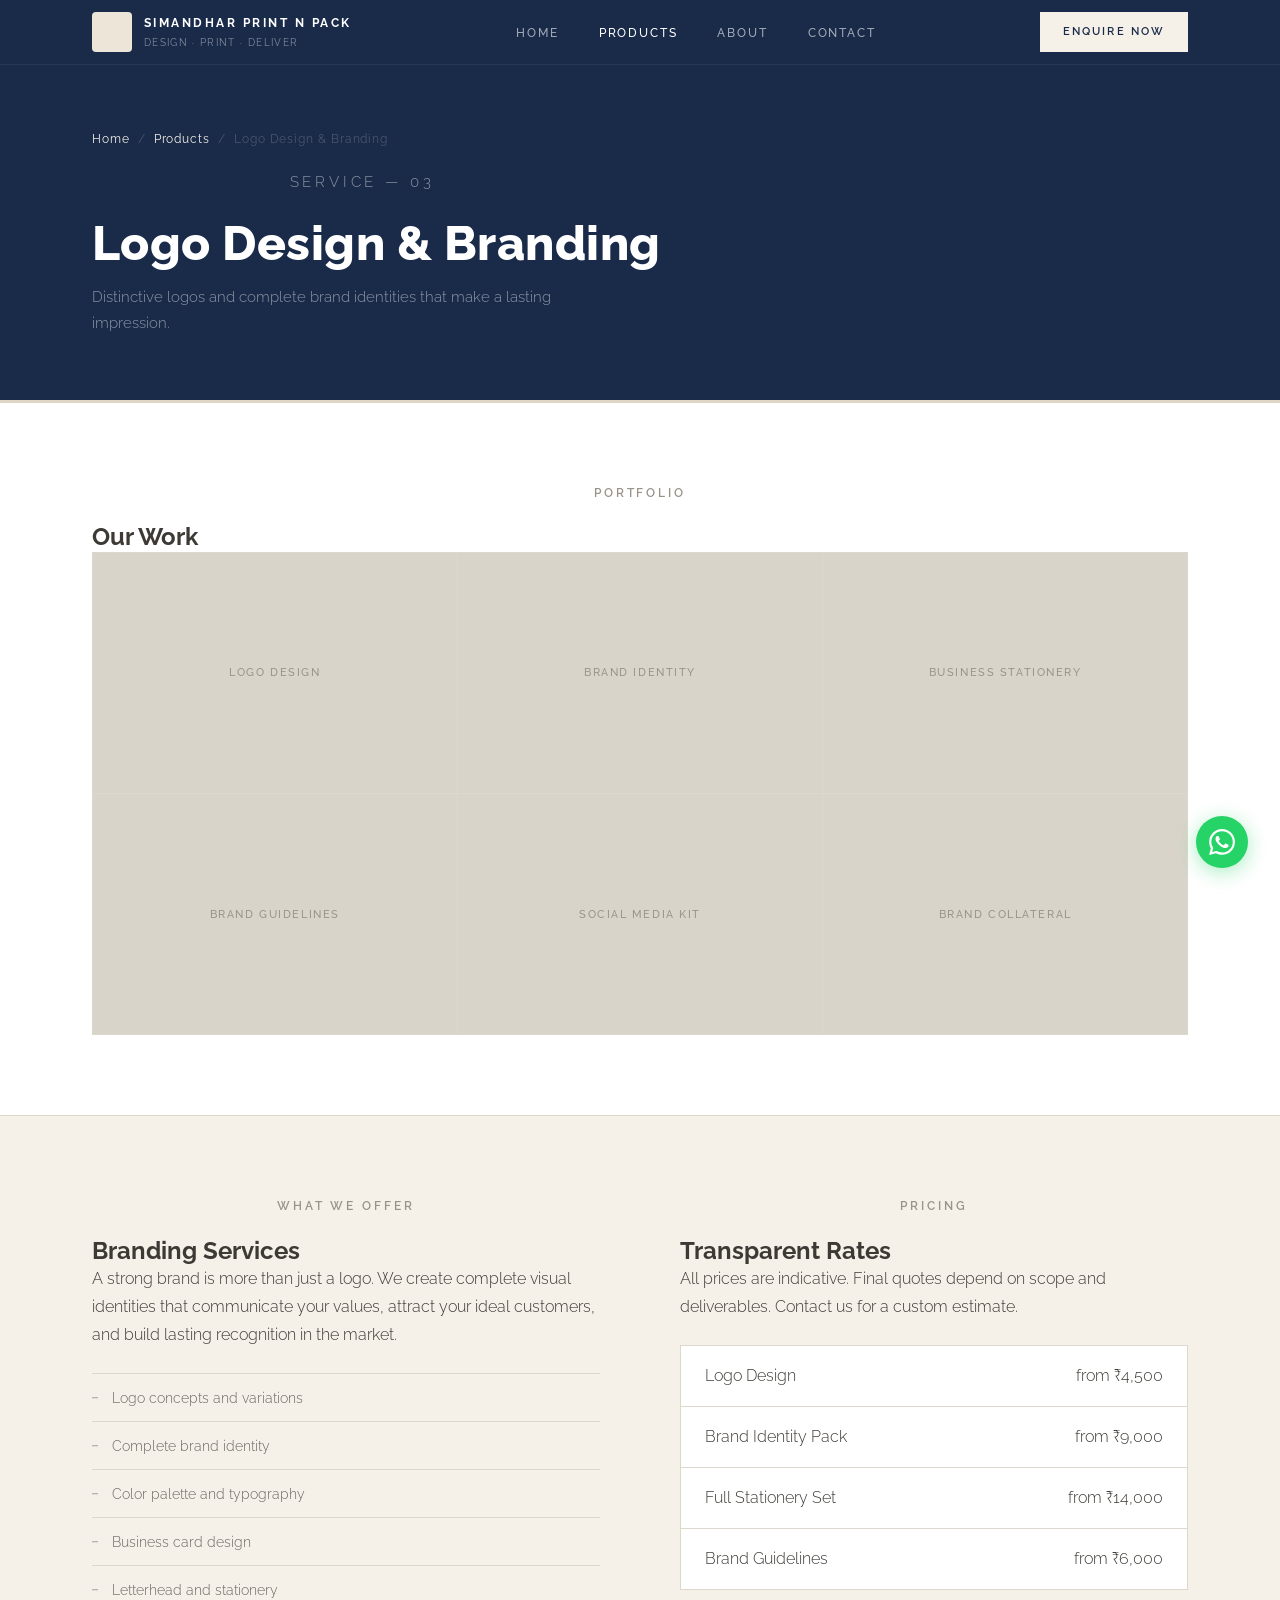
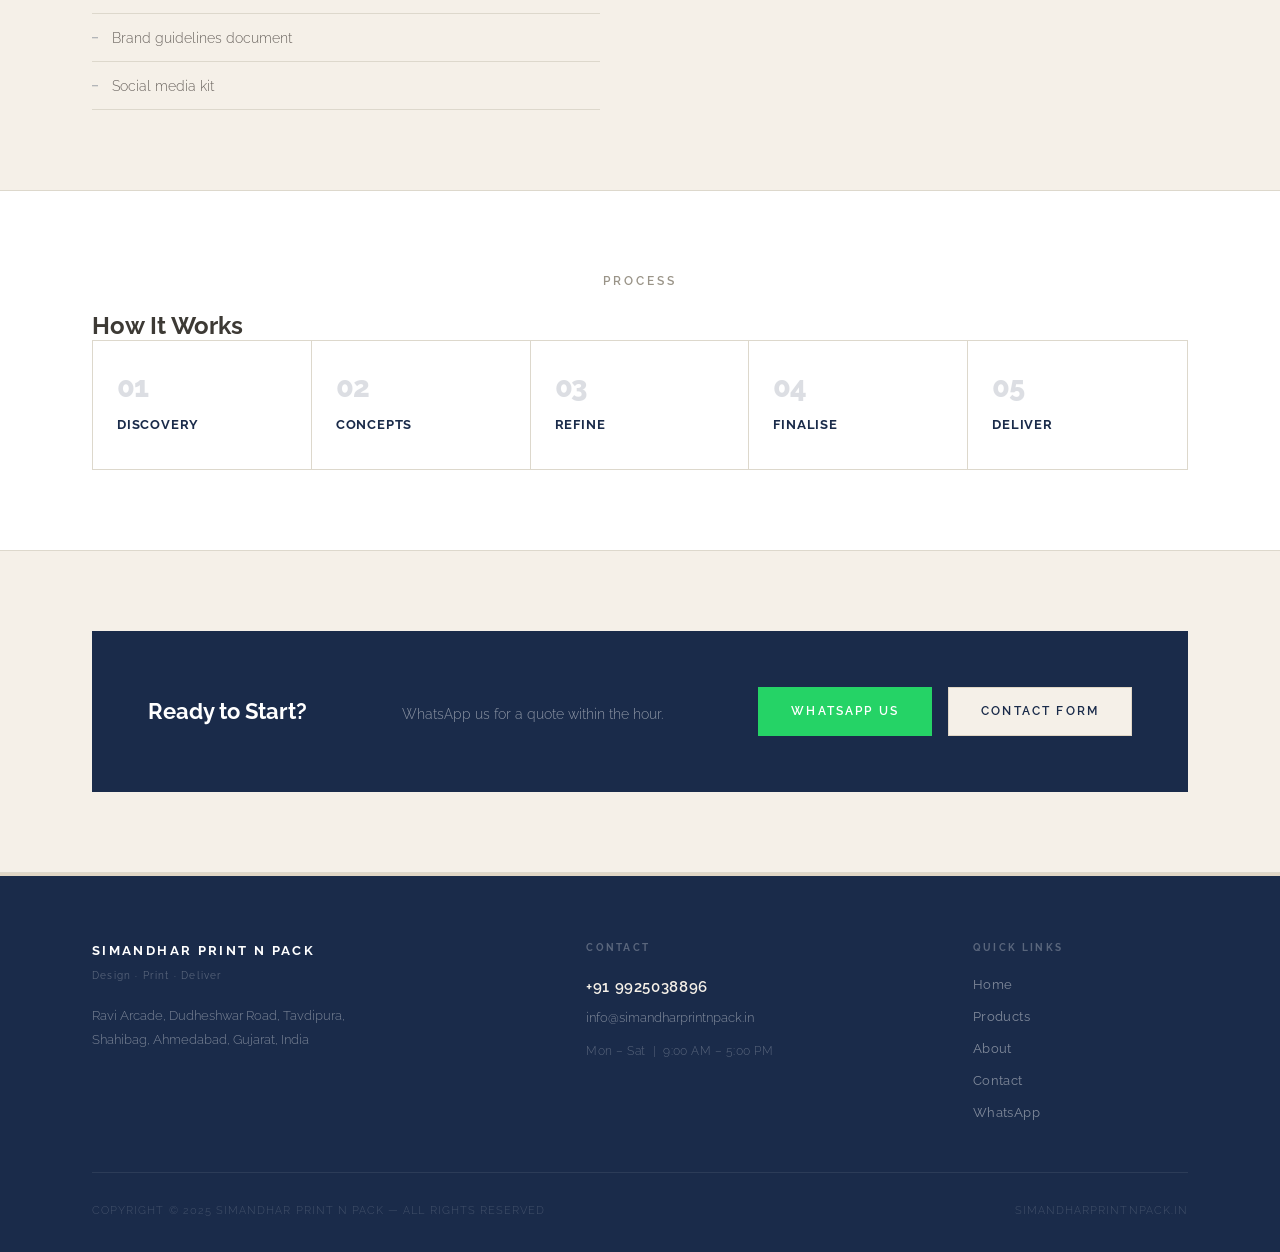
<file: products/logo-branding.html>
<!DOCTYPE html>
<html lang="en">
<head>
  <meta charset="UTF-8" />
  <meta name="viewport" content="width=device-width, initial-scale=1.0" />
  <title>Logo Design &amp; Branding | Simandhar Print N Pack</title>
  <meta name="description" content="Distinctive logos and complete brand identities that make a lasting impression. Logo design and branding from Simandhar Print N Pack, Ahmedabad." />
  <link rel="stylesheet" href="../css/style.css" />
</head>
<body>

<header class="site-header">
  <div class="nav-inner">
    <a href="../index.html" class="nav-brand">
      <div class="ph ph-logo" aria-hidden="true"></div>
      <div>Simandhar Print N Pack<span class="nav-brand-sub">Design · Print · Deliver</span></div>
    </a>
    <nav><ul class="nav-links">
      <li><a href="../index.html">Home</a></li>
      <li><a href="../index.html#products" class="active">Products</a></li>
      <li><a href="../index.html#about">About</a></li>
      <li><a href="../contact.html">Contact</a></li>
    </ul></nav>
    <a href="../contact.html" class="btn nav-cta">Enquire Now</a>
    <button class="nav-toggle" id="navToggle"><span></span><span></span><span></span></button>
  </div>
  <nav class="mobile-nav" id="mobileNav">
    <a href="../index.html">Home</a>
    <a href="../index.html#products">Products</a>
    <a href="../index.html#about">About</a>
    <a href="../contact.html">Contact</a>
    <a href="https://wa.me/919925038896" target="_blank" rel="noopener">WhatsApp Us</a>
  </nav>
</header>

<main>

  <section class="page-hero">
    <div class="container">
      <nav class="breadcrumb" aria-label="Breadcrumb">
        <a href="../index.html">Home</a>
        <span>/</span>
        <a href="../index.html#products">Products</a>
        <span>/</span>
        <span>Logo Design &amp; Branding</span>
      </nav>
      <p class="section-label">Service &mdash; 03</p>
      <h1>Logo Design &amp; Branding</h1>
      <p>Distinctive logos and complete brand identities that make a lasting impression.</p>
    </div>
  </section>

  <section class="content-section bg-white">
    <div class="container">
      <p class="section-label">Portfolio</p>
      <h2>Our Work</h2>
      <div class="gallery-grid">
        <div class="ph" data-label="Logo Design" style="height:240px;"></div>
        <div class="ph" data-label="Brand Identity" style="height:240px;"></div>
        <div class="ph" data-label="Business Stationery" style="height:240px;"></div>
        <div class="ph" data-label="Brand Guidelines" style="height:240px;"></div>
        <div class="ph" data-label="Social Media Kit" style="height:240px;"></div>
        <div class="ph" data-label="Brand Collateral" style="height:240px;"></div>
      </div>
    </div>
  </section>

  <section class="content-section bg-cream">
    <div class="container">
      <div class="two-col">
        <div>
          <p class="section-label">What We Offer</p>
          <h2>Branding Services</h2>
          <p>A strong brand is more than just a logo. We create complete visual identities that communicate your values, attract your ideal customers, and build lasting recognition in the market.</p>
          <ul class="feature-list">
            <li>Logo concepts and variations</li>
            <li>Complete brand identity</li>
            <li>Color palette and typography</li>
            <li>Business card design</li>
            <li>Letterhead and stationery</li>
            <li>Brand guidelines document</li>
            <li>Social media kit</li>
          </ul>
        </div>
        <div>
          <p class="section-label">Pricing</p>
          <h2>Transparent Rates</h2>
          <p>All prices are indicative. Final quotes depend on scope and deliverables. Contact us for a custom estimate.</p>
          <div class="pricing-box">
            <div class="pricing-row">
              <span>Logo Design</span>
              <span>from &#8377;4,500</span>
            </div>
            <div class="pricing-row">
              <span>Brand Identity Pack</span>
              <span>from &#8377;9,000</span>
            </div>
            <div class="pricing-row">
              <span>Full Stationery Set</span>
              <span>from &#8377;14,000</span>
            </div>
            <div class="pricing-row">
              <span>Brand Guidelines</span>
              <span>from &#8377;6,000</span>
            </div>
          </div>
        </div>
      </div>
    </div>
  </section>

  <section class="content-section bg-white">
    <div class="container">
      <p class="section-label">Process</p>
      <h2>How It Works</h2>
      <div class="process-row">
        <div class="process-step">
          <span class="process-num">01</span>
          <span class="process-name">Discovery</span>
        </div>
        <div class="process-step">
          <span class="process-num">02</span>
          <span class="process-name">Concepts</span>
        </div>
        <div class="process-step">
          <span class="process-num">03</span>
          <span class="process-name">Refine</span>
        </div>
        <div class="process-step">
          <span class="process-num">04</span>
          <span class="process-name">Finalise</span>
        </div>
        <div class="process-step">
          <span class="process-num">05</span>
          <span class="process-name">Deliver</span>
        </div>
      </div>
    </div>
  </section>

  <section class="content-section bg-cream">
    <div class="container">
      <div class="product-cta">
        <h2>Ready to Start?</h2>
        <p>WhatsApp us for a quote within the hour.</p>
        <div class="product-cta-btns">
          <a href="https://wa.me/919925038896?text=Hi%2C%20I%27d%20like%20a%20quote%20for%20logo%20design%20and%20branding." class="btn btn-whatsapp" target="_blank" rel="noopener">WhatsApp Us</a>
          <a href="../contact.html" class="btn btn-cream">Contact Form</a>
        </div>
      </div>
    </div>
  </section>

</main>

<footer class="site-footer">
  <div class="container">
    <div class="footer-grid">
      <div>
        <span class="footer-brand-name">Simandhar Print N Pack</span>
        <span class="footer-brand-sub">Design &middot; Print &middot; Deliver</span>
        <p class="footer-address">Ravi Arcade, Dudheshwar Road, Tavdipura,<br>Shahibag, Ahmedabad, Gujarat, India</p>
      </div>
      <div>
        <span class="footer-col-label">Contact</span>
        <a href="tel:+919925038896" class="footer-phone">+91 9925038896</a>
        <a href="mailto:info@simandharprintnpack.in" class="footer-email">info@simandharprintnpack.in</a>
        <span class="footer-hours">Mon &ndash; Sat &nbsp;|&nbsp; 9:00 AM &ndash; 5:00 PM</span>
      </div>
      <div>
        <span class="footer-col-label">Quick Links</span>
        <nav class="footer-nav-col">
          <a href="../index.html">Home</a>
          <a href="../index.html#products">Products</a>
          <a href="../index.html#about">About</a>
          <a href="../contact.html">Contact</a>
          <a href="https://wa.me/919925038896" target="_blank" rel="noopener">WhatsApp</a>
        </nav>
      </div>
    </div>
    <div class="footer-bottom">
      <p class="footer-copy">Copyright &copy; 2025 Simandhar Print N Pack &mdash; All Rights Reserved</p>
      <p class="footer-copy">simandharprintnpack.in</p>
    </div>
  </div>
</footer>

<a href="https://wa.me/919925038896?text=Hi%2C%20I%27d%20like%20a%20quote%20for%20logo%20design%20and%20branding." class="whatsapp-float" target="_blank" rel="noopener" aria-label="Chat on WhatsApp">
  <svg viewBox="0 0 24 24" fill="currentColor"><path d="M17.472 14.382c-.297-.149-1.758-.867-2.03-.967-.273-.099-.471-.148-.67.15-.197.297-.767.966-.94 1.164-.173.199-.347.223-.644.075-.297-.15-1.255-.463-2.39-1.475-.883-.788-1.48-1.761-1.653-2.059-.173-.297-.018-.458.13-.606.134-.133.298-.347.446-.52.149-.174.198-.298.298-.497.099-.198.05-.371-.025-.52-.075-.149-.669-1.612-.916-2.207-.242-.579-.487-.5-.669-.51-.173-.008-.371-.01-.57-.01-.198 0-.52.074-.792.372-.272.297-1.04 1.016-1.04 2.479 0 1.462 1.065 2.875 1.213 3.074.149.198 2.096 3.2 5.077 4.487.709.306 1.262.489 1.694.625.712.227 1.36.195 1.871.118.571-.085 1.758-.719 2.006-1.413.248-.694.248-1.289.173-1.413-.074-.124-.272-.198-.57-.347m-5.421 7.403h-.004a9.87 9.87 0 01-5.031-1.378l-.361-.214-3.741.982.998-3.648-.235-.374a9.86 9.86 0 01-1.51-5.26c.001-5.45 4.436-9.884 9.888-9.884 2.64 0 5.122 1.03 6.988 2.898a9.825 9.825 0 012.893 6.994c-.003 5.45-4.437 9.884-9.885 9.884m8.413-18.297A11.815 11.815 0 0012.05 0C5.495 0 .16 5.335.157 11.892c0 2.096.547 4.142 1.588 5.945L.057 24l6.305-1.654a11.882 11.882 0 005.683 1.448h.005c6.554 0 11.89-5.335 11.893-11.893a11.821 11.821 0 00-3.48-8.413Z"/></svg>
</a>

<script src="../js/main.js"></script>
</body>
</html>
</file>
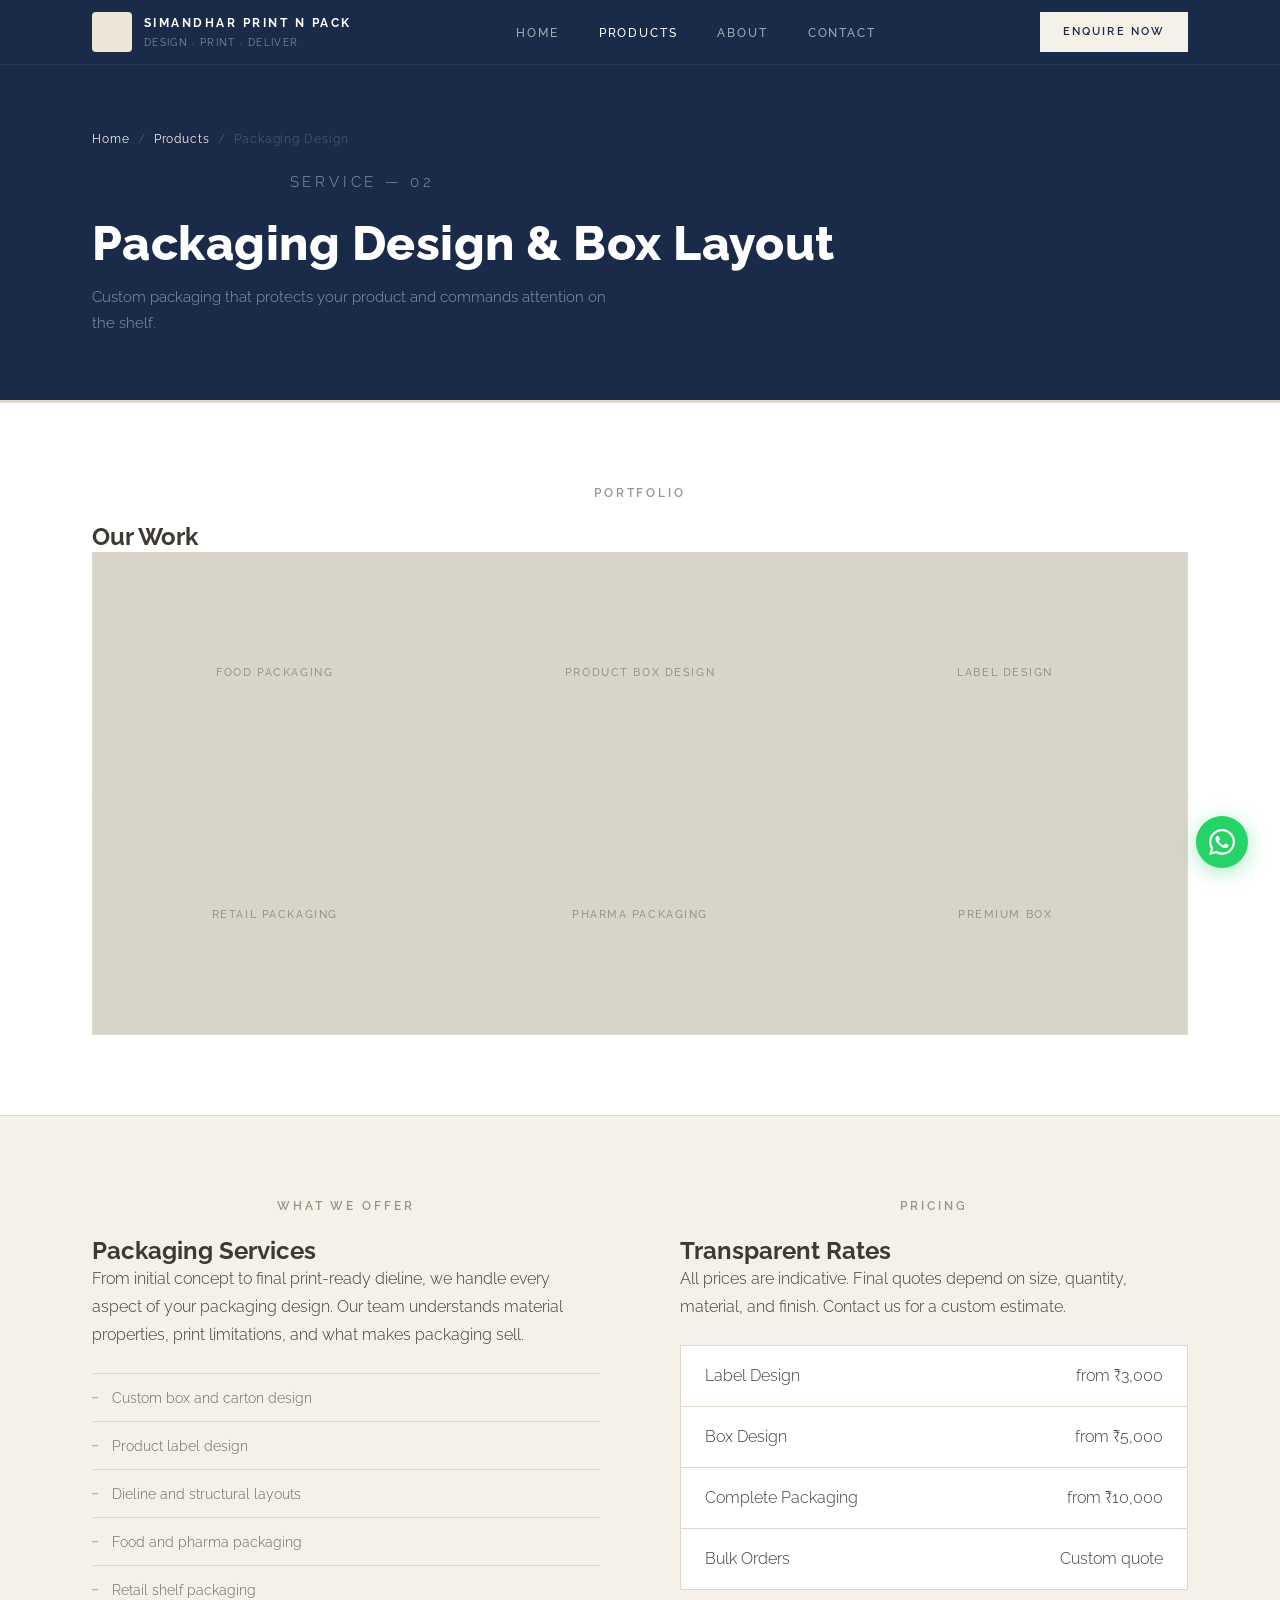
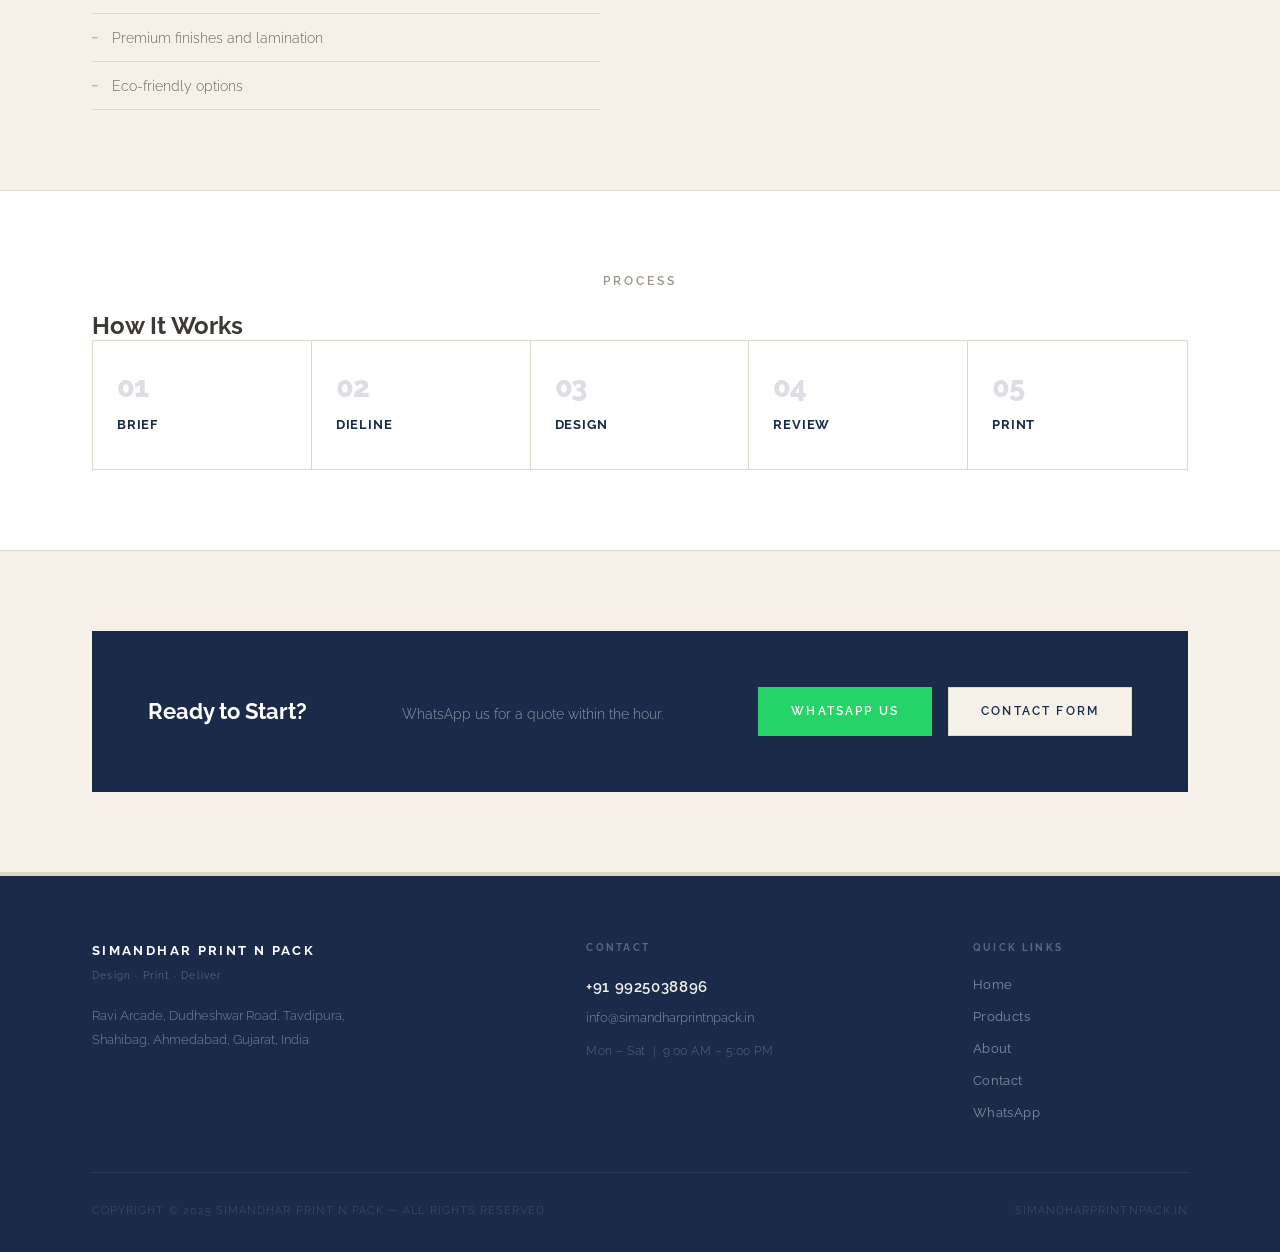
<file: products/packaging-design.html>
<!DOCTYPE html>
<html lang="en">
<head>
  <meta charset="UTF-8" />
  <meta name="viewport" content="width=device-width, initial-scale=1.0" />
  <title>Packaging Design &amp; Box Layout | Simandhar Print N Pack</title>
  <meta name="description" content="Custom packaging that protects your product and commands attention on the shelf. Box design, dielines, and labels from Simandhar Print N Pack, Ahmedabad." />
  <link rel="stylesheet" href="../css/style.css" />
</head>
<body>

<header class="site-header">
  <div class="nav-inner">
    <a href="../index.html" class="nav-brand">
      <div class="ph ph-logo" aria-hidden="true"></div>
      <div>Simandhar Print N Pack<span class="nav-brand-sub">Design · Print · Deliver</span></div>
    </a>
    <nav><ul class="nav-links">
      <li><a href="../index.html">Home</a></li>
      <li><a href="../index.html#products" class="active">Products</a></li>
      <li><a href="../index.html#about">About</a></li>
      <li><a href="../contact.html">Contact</a></li>
    </ul></nav>
    <a href="../contact.html" class="btn nav-cta">Enquire Now</a>
    <button class="nav-toggle" id="navToggle"><span></span><span></span><span></span></button>
  </div>
  <nav class="mobile-nav" id="mobileNav">
    <a href="../index.html">Home</a>
    <a href="../index.html#products">Products</a>
    <a href="../index.html#about">About</a>
    <a href="../contact.html">Contact</a>
    <a href="https://wa.me/919925038896" target="_blank" rel="noopener">WhatsApp Us</a>
  </nav>
</header>

<main>

  <section class="page-hero">
    <div class="container">
      <nav class="breadcrumb" aria-label="Breadcrumb">
        <a href="../index.html">Home</a>
        <span>/</span>
        <a href="../index.html#products">Products</a>
        <span>/</span>
        <span>Packaging Design</span>
      </nav>
      <p class="section-label">Service &mdash; 02</p>
      <h1>Packaging Design &amp; Box Layout</h1>
      <p>Custom packaging that protects your product and commands attention on the shelf.</p>
    </div>
  </section>

  <section class="content-section bg-white">
    <div class="container">
      <p class="section-label">Portfolio</p>
      <h2>Our Work</h2>
      <div class="gallery-grid">
        <div class="ph" data-label="Food Packaging" style="height:240px;"></div>
        <div class="ph" data-label="Product Box Design" style="height:240px;"></div>
        <div class="ph" data-label="Label Design" style="height:240px;"></div>
        <div class="ph" data-label="Retail Packaging" style="height:240px;"></div>
        <div class="ph" data-label="Pharma Packaging" style="height:240px;"></div>
        <div class="ph" data-label="Premium Box" style="height:240px;"></div>
      </div>
    </div>
  </section>

  <section class="content-section bg-cream">
    <div class="container">
      <div class="two-col">
        <div>
          <p class="section-label">What We Offer</p>
          <h2>Packaging Services</h2>
          <p>From initial concept to final print-ready dieline, we handle every aspect of your packaging design. Our team understands material properties, print limitations, and what makes packaging sell.</p>
          <ul class="feature-list">
            <li>Custom box and carton design</li>
            <li>Product label design</li>
            <li>Dieline and structural layouts</li>
            <li>Food and pharma packaging</li>
            <li>Retail shelf packaging</li>
            <li>Premium finishes and lamination</li>
            <li>Eco-friendly options</li>
          </ul>
        </div>
        <div>
          <p class="section-label">Pricing</p>
          <h2>Transparent Rates</h2>
          <p>All prices are indicative. Final quotes depend on size, quantity, material, and finish. Contact us for a custom estimate.</p>
          <div class="pricing-box">
            <div class="pricing-row">
              <span>Label Design</span>
              <span>from &#8377;3,000</span>
            </div>
            <div class="pricing-row">
              <span>Box Design</span>
              <span>from &#8377;5,000</span>
            </div>
            <div class="pricing-row">
              <span>Complete Packaging</span>
              <span>from &#8377;10,000</span>
            </div>
            <div class="pricing-row">
              <span>Bulk Orders</span>
              <span>Custom quote</span>
            </div>
          </div>
        </div>
      </div>
    </div>
  </section>

  <section class="content-section bg-white">
    <div class="container">
      <p class="section-label">Process</p>
      <h2>How It Works</h2>
      <div class="process-row">
        <div class="process-step">
          <span class="process-num">01</span>
          <span class="process-name">Brief</span>
        </div>
        <div class="process-step">
          <span class="process-num">02</span>
          <span class="process-name">Dieline</span>
        </div>
        <div class="process-step">
          <span class="process-num">03</span>
          <span class="process-name">Design</span>
        </div>
        <div class="process-step">
          <span class="process-num">04</span>
          <span class="process-name">Review</span>
        </div>
        <div class="process-step">
          <span class="process-num">05</span>
          <span class="process-name">Print</span>
        </div>
      </div>
    </div>
  </section>

  <section class="content-section bg-cream">
    <div class="container">
      <div class="product-cta">
        <h2>Ready to Start?</h2>
        <p>WhatsApp us for a quote within the hour.</p>
        <div class="product-cta-btns">
          <a href="https://wa.me/919925038896?text=Hi%2C%20I%27d%20like%20a%20quote%20for%20packaging%20design." class="btn btn-whatsapp" target="_blank" rel="noopener">WhatsApp Us</a>
          <a href="../contact.html" class="btn btn-cream">Contact Form</a>
        </div>
      </div>
    </div>
  </section>

</main>

<footer class="site-footer">
  <div class="container">
    <div class="footer-grid">
      <div>
        <span class="footer-brand-name">Simandhar Print N Pack</span>
        <span class="footer-brand-sub">Design &middot; Print &middot; Deliver</span>
        <p class="footer-address">Ravi Arcade, Dudheshwar Road, Tavdipura,<br>Shahibag, Ahmedabad, Gujarat, India</p>
      </div>
      <div>
        <span class="footer-col-label">Contact</span>
        <a href="tel:+919925038896" class="footer-phone">+91 9925038896</a>
        <a href="mailto:info@simandharprintnpack.in" class="footer-email">info@simandharprintnpack.in</a>
        <span class="footer-hours">Mon &ndash; Sat &nbsp;|&nbsp; 9:00 AM &ndash; 5:00 PM</span>
      </div>
      <div>
        <span class="footer-col-label">Quick Links</span>
        <nav class="footer-nav-col">
          <a href="../index.html">Home</a>
          <a href="../index.html#products">Products</a>
          <a href="../index.html#about">About</a>
          <a href="../contact.html">Contact</a>
          <a href="https://wa.me/919925038896" target="_blank" rel="noopener">WhatsApp</a>
        </nav>
      </div>
    </div>
    <div class="footer-bottom">
      <p class="footer-copy">Copyright &copy; 2025 Simandhar Print N Pack &mdash; All Rights Reserved</p>
      <p class="footer-copy">simandharprintnpack.in</p>
    </div>
  </div>
</footer>

<a href="https://wa.me/919925038896?text=Hi%2C%20I%27d%20like%20a%20quote%20for%20packaging%20design." class="whatsapp-float" target="_blank" rel="noopener" aria-label="Chat on WhatsApp">
  <svg viewBox="0 0 24 24" fill="currentColor"><path d="M17.472 14.382c-.297-.149-1.758-.867-2.03-.967-.273-.099-.471-.148-.67.15-.197.297-.767.966-.94 1.164-.173.199-.347.223-.644.075-.297-.15-1.255-.463-2.39-1.475-.883-.788-1.48-1.761-1.653-2.059-.173-.297-.018-.458.13-.606.134-.133.298-.347.446-.52.149-.174.198-.298.298-.497.099-.198.05-.371-.025-.52-.075-.149-.669-1.612-.916-2.207-.242-.579-.487-.5-.669-.51-.173-.008-.371-.01-.57-.01-.198 0-.52.074-.792.372-.272.297-1.04 1.016-1.04 2.479 0 1.462 1.065 2.875 1.213 3.074.149.198 2.096 3.2 5.077 4.487.709.306 1.262.489 1.694.625.712.227 1.36.195 1.871.118.571-.085 1.758-.719 2.006-1.413.248-.694.248-1.289.173-1.413-.074-.124-.272-.198-.57-.347m-5.421 7.403h-.004a9.87 9.87 0 01-5.031-1.378l-.361-.214-3.741.982.998-3.648-.235-.374a9.86 9.86 0 01-1.51-5.26c.001-5.45 4.436-9.884 9.888-9.884 2.64 0 5.122 1.03 6.988 2.898a9.825 9.825 0 012.893 6.994c-.003 5.45-4.437 9.884-9.885 9.884m8.413-18.297A11.815 11.815 0 0012.05 0C5.495 0 .16 5.335.157 11.892c0 2.096.547 4.142 1.588 5.945L.057 24l6.305-1.654a11.882 11.882 0 005.683 1.448h.005c6.554 0 11.89-5.335 11.893-11.893a11.821 11.821 0 00-3.48-8.413Z"/></svg>
</a>

<script src="../js/main.js"></script>
</body>
</html>
</file>
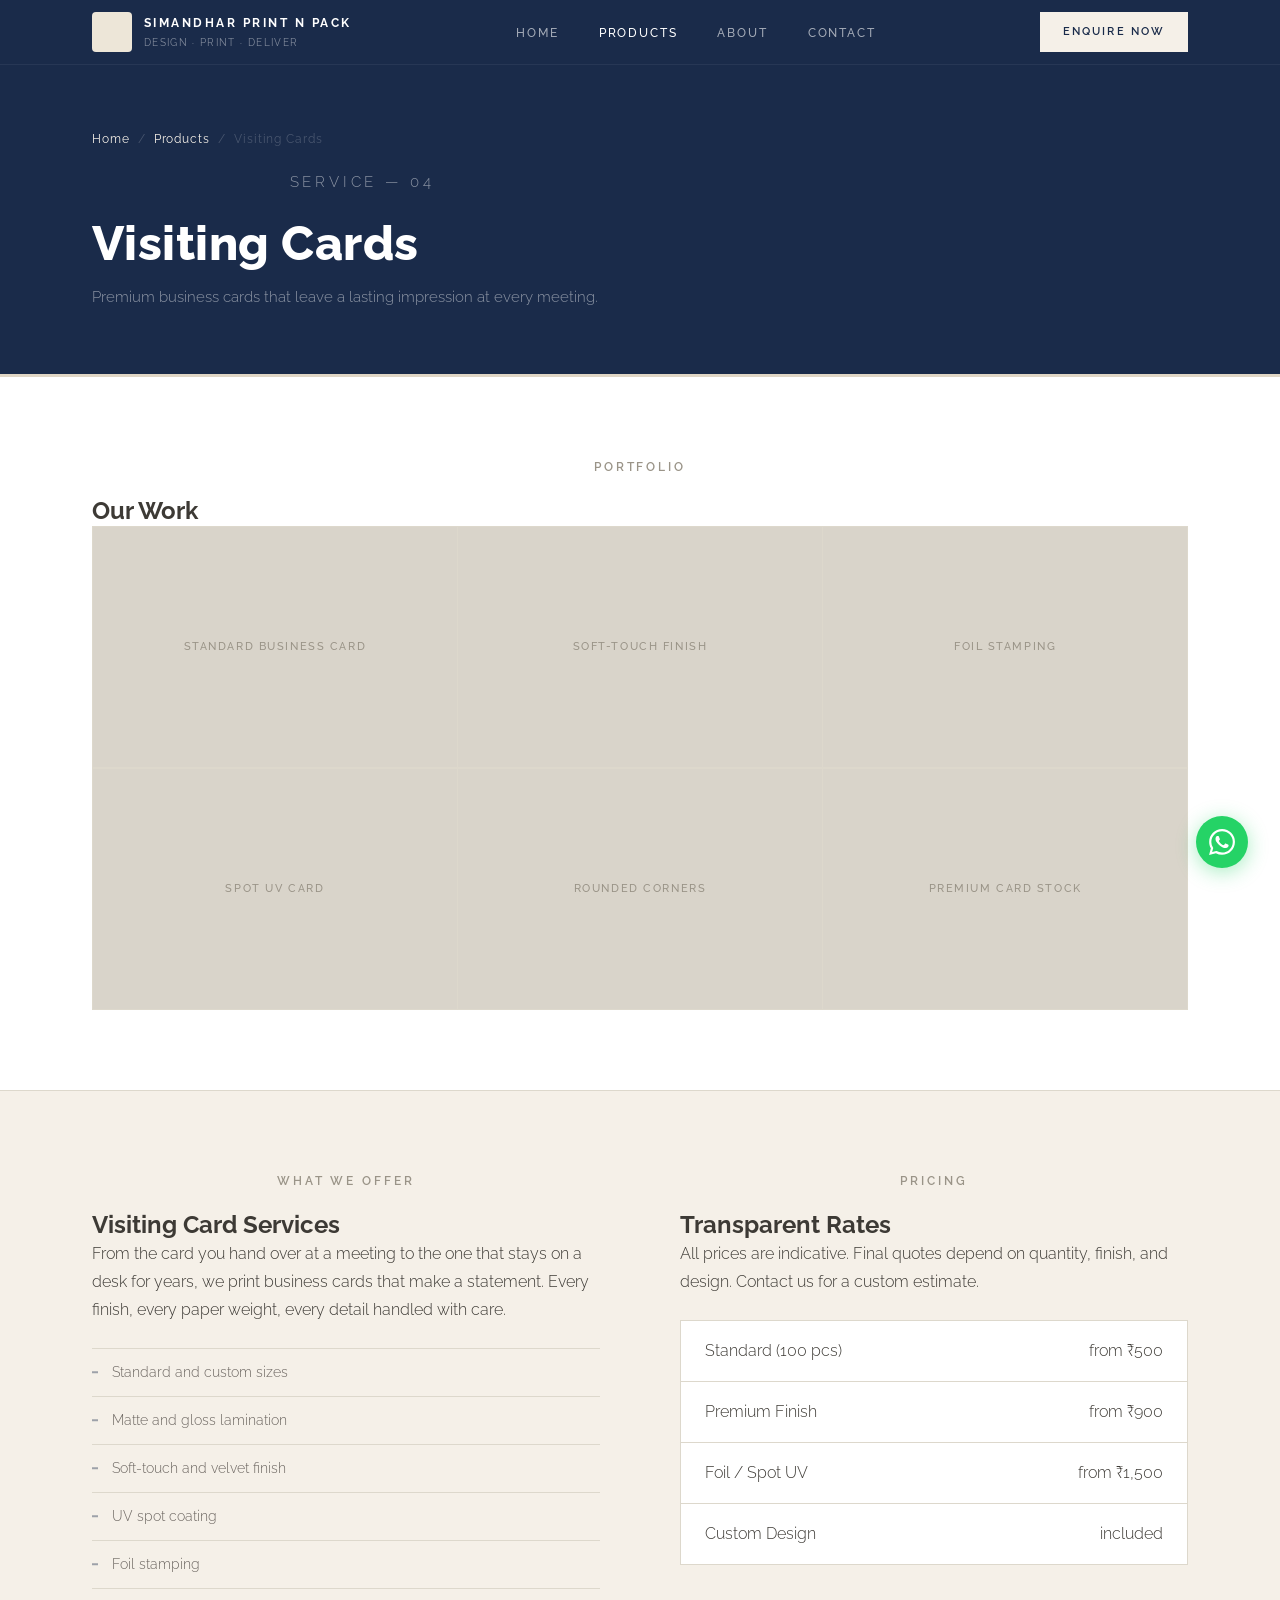
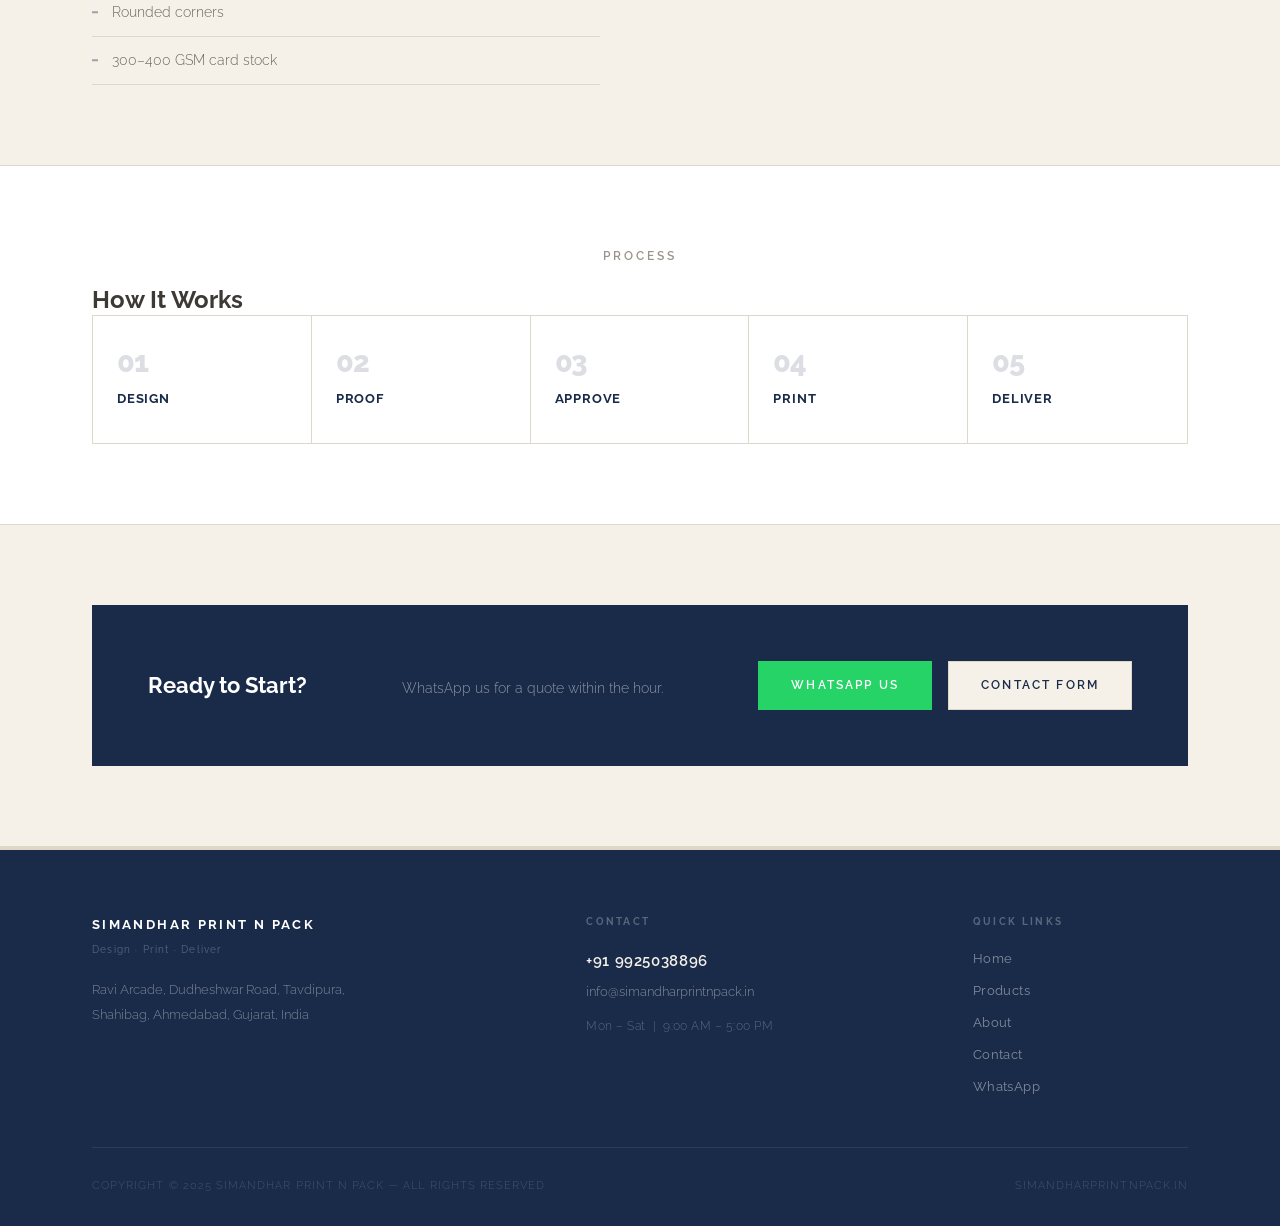
<file: products/visiting-cards.html>
<!DOCTYPE html>
<html lang="en">
<head>
  <meta charset="UTF-8" />
  <meta name="viewport" content="width=device-width, initial-scale=1.0" />
  <title>Visiting Cards | Simandhar Print N Pack</title>
  <meta name="description" content="Premium business cards that leave a lasting impression at every meeting. Matte, gloss, foil, and soft-touch options from Simandhar Print N Pack, Ahmedabad." />
  <link rel="stylesheet" href="../css/style.css" />
</head>
<body>

<header class="site-header">
  <div class="nav-inner">
    <a href="../index.html" class="nav-brand">
      <div class="ph ph-logo" aria-hidden="true"></div>
      <div>Simandhar Print N Pack<span class="nav-brand-sub">Design · Print · Deliver</span></div>
    </a>
    <nav><ul class="nav-links">
      <li><a href="../index.html">Home</a></li>
      <li><a href="../index.html#products" class="active">Products</a></li>
      <li><a href="../index.html#about">About</a></li>
      <li><a href="../contact.html">Contact</a></li>
    </ul></nav>
    <a href="../contact.html" class="btn nav-cta">Enquire Now</a>
    <button class="nav-toggle" id="navToggle"><span></span><span></span><span></span></button>
  </div>
  <nav class="mobile-nav" id="mobileNav">
    <a href="../index.html">Home</a>
    <a href="../index.html#products">Products</a>
    <a href="../index.html#about">About</a>
    <a href="../contact.html">Contact</a>
    <a href="https://wa.me/919925038896" target="_blank" rel="noopener">WhatsApp Us</a>
  </nav>
</header>

<main>

  <section class="page-hero">
    <div class="container">
      <nav class="breadcrumb" aria-label="Breadcrumb">
        <a href="../index.html">Home</a>
        <span>/</span>
        <a href="../index.html#products">Products</a>
        <span>/</span>
        <span>Visiting Cards</span>
      </nav>
      <p class="section-label">Service &mdash; 04</p>
      <h1>Visiting Cards</h1>
      <p>Premium business cards that leave a lasting impression at every meeting.</p>
    </div>
  </section>

  <section class="content-section bg-white">
    <div class="container">
      <p class="section-label">Portfolio</p>
      <h2>Our Work</h2>
      <div class="gallery-grid">
        <div class="ph" data-label="Standard Business Card" style="height:240px;"></div>
        <div class="ph" data-label="Soft-touch Finish" style="height:240px;"></div>
        <div class="ph" data-label="Foil Stamping" style="height:240px;"></div>
        <div class="ph" data-label="Spot UV Card" style="height:240px;"></div>
        <div class="ph" data-label="Rounded Corners" style="height:240px;"></div>
        <div class="ph" data-label="Premium Card Stock" style="height:240px;"></div>
      </div>
    </div>
  </section>

  <section class="content-section bg-cream">
    <div class="container">
      <div class="two-col">
        <div>
          <p class="section-label">What We Offer</p>
          <h2>Visiting Card Services</h2>
          <p>From the card you hand over at a meeting to the one that stays on a desk for years, we print business cards that make a statement. Every finish, every paper weight, every detail handled with care.</p>
          <ul class="feature-list">
            <li>Standard and custom sizes</li>
            <li>Matte and gloss lamination</li>
            <li>Soft-touch and velvet finish</li>
            <li>UV spot coating</li>
            <li>Foil stamping</li>
            <li>Rounded corners</li>
            <li>300&ndash;400 GSM card stock</li>
          </ul>
        </div>
        <div>
          <p class="section-label">Pricing</p>
          <h2>Transparent Rates</h2>
          <p>All prices are indicative. Final quotes depend on quantity, finish, and design. Contact us for a custom estimate.</p>
          <div class="pricing-box">
            <div class="pricing-row">
              <span>Standard (100 pcs)</span>
              <span>from &#8377;500</span>
            </div>
            <div class="pricing-row">
              <span>Premium Finish</span>
              <span>from &#8377;900</span>
            </div>
            <div class="pricing-row">
              <span>Foil / Spot UV</span>
              <span>from &#8377;1,500</span>
            </div>
            <div class="pricing-row">
              <span>Custom Design</span>
              <span>included</span>
            </div>
          </div>
        </div>
      </div>
    </div>
  </section>

  <section class="content-section bg-white">
    <div class="container">
      <p class="section-label">Process</p>
      <h2>How It Works</h2>
      <div class="process-row">
        <div class="process-step">
          <span class="process-num">01</span>
          <span class="process-name">Design</span>
        </div>
        <div class="process-step">
          <span class="process-num">02</span>
          <span class="process-name">Proof</span>
        </div>
        <div class="process-step">
          <span class="process-num">03</span>
          <span class="process-name">Approve</span>
        </div>
        <div class="process-step">
          <span class="process-num">04</span>
          <span class="process-name">Print</span>
        </div>
        <div class="process-step">
          <span class="process-num">05</span>
          <span class="process-name">Deliver</span>
        </div>
      </div>
    </div>
  </section>

  <section class="content-section bg-cream">
    <div class="container">
      <div class="product-cta">
        <h2>Ready to Start?</h2>
        <p>WhatsApp us for a quote within the hour.</p>
        <div class="product-cta-btns">
          <a href="https://wa.me/919925038896?text=Hi%2C%20I%27d%20like%20a%20quote%20for%20visiting%20cards." class="btn btn-whatsapp" target="_blank" rel="noopener">WhatsApp Us</a>
          <a href="../contact.html" class="btn btn-cream">Contact Form</a>
        </div>
      </div>
    </div>
  </section>

</main>

<footer class="site-footer">
  <div class="container">
    <div class="footer-grid">
      <div>
        <span class="footer-brand-name">Simandhar Print N Pack</span>
        <span class="footer-brand-sub">Design &middot; Print &middot; Deliver</span>
        <p class="footer-address">Ravi Arcade, Dudheshwar Road, Tavdipura,<br>Shahibag, Ahmedabad, Gujarat, India</p>
      </div>
      <div>
        <span class="footer-col-label">Contact</span>
        <a href="tel:+919925038896" class="footer-phone">+91 9925038896</a>
        <a href="mailto:info@simandharprintnpack.in" class="footer-email">info@simandharprintnpack.in</a>
        <span class="footer-hours">Mon &ndash; Sat &nbsp;|&nbsp; 9:00 AM &ndash; 5:00 PM</span>
      </div>
      <div>
        <span class="footer-col-label">Quick Links</span>
        <nav class="footer-nav-col">
          <a href="../index.html">Home</a>
          <a href="../index.html#products">Products</a>
          <a href="../index.html#about">About</a>
          <a href="../contact.html">Contact</a>
          <a href="https://wa.me/919925038896" target="_blank" rel="noopener">WhatsApp</a>
        </nav>
      </div>
    </div>
    <div class="footer-bottom">
      <p class="footer-copy">Copyright &copy; 2025 Simandhar Print N Pack &mdash; All Rights Reserved</p>
      <p class="footer-copy">simandharprintnpack.in</p>
    </div>
  </div>
</footer>

<a href="https://wa.me/919925038896?text=Hi%2C%20I%27d%20like%20a%20quote%20for%20visiting%20cards." class="whatsapp-float" target="_blank" rel="noopener" aria-label="Chat on WhatsApp">
  <svg viewBox="0 0 24 24" fill="currentColor"><path d="M17.472 14.382c-.297-.149-1.758-.867-2.03-.967-.273-.099-.471-.148-.67.15-.197.297-.767.966-.94 1.164-.173.199-.347.223-.644.075-.297-.15-1.255-.463-2.39-1.475-.883-.788-1.48-1.761-1.653-2.059-.173-.297-.018-.458.13-.606.134-.133.298-.347.446-.52.149-.174.198-.298.298-.497.099-.198.05-.371-.025-.52-.075-.149-.669-1.612-.916-2.207-.242-.579-.487-.5-.669-.51-.173-.008-.371-.01-.57-.01-.198 0-.52.074-.792.372-.272.297-1.04 1.016-1.04 2.479 0 1.462 1.065 2.875 1.213 3.074.149.198 2.096 3.2 5.077 4.487.709.306 1.262.489 1.694.625.712.227 1.36.195 1.871.118.571-.085 1.758-.719 2.006-1.413.248-.694.248-1.289.173-1.413-.074-.124-.272-.198-.57-.347m-5.421 7.403h-.004a9.87 9.87 0 01-5.031-1.378l-.361-.214-3.741.982.998-3.648-.235-.374a9.86 9.86 0 01-1.51-5.26c.001-5.45 4.436-9.884 9.888-9.884 2.64 0 5.122 1.03 6.988 2.898a9.825 9.825 0 012.893 6.994c-.003 5.45-4.437 9.884-9.885 9.884m8.413-18.297A11.815 11.815 0 0012.05 0C5.495 0 .16 5.335.157 11.892c0 2.096.547 4.142 1.588 5.945L.057 24l6.305-1.654a11.882 11.882 0 005.683 1.448h.005c6.554 0 11.89-5.335 11.893-11.893a11.821 11.821 0 00-3.48-8.413Z"/></svg>
</a>

<script src="../js/main.js"></script>
</body>
</html>
</file>
<file: css/style.css>
/* =============================================
   Simandhar Print N Pack
   Palette: Cream · Grey · Navy
   Font: Raleway
   ============================================= */

@import url('https://fonts.googleapis.com/css2?family=Raleway:ital,wght@0,200;0,300;0,400;0,500;0,600;0,700;0,800;1,300&display=swap');

/* --- Reset --- */
*, *::before, *::after { box-sizing: border-box; margin: 0; padding: 0; }
html { scroll-behavior: smooth; -webkit-font-smoothing: antialiased; }
img { max-width: 100%; display: block; }
a { text-decoration: none; color: inherit; }
ul { list-style: none; }

/* --- Tokens --- */
:root {
  --cream:        #f5f0e8;
  --cream-mid:    #ede6d8;
  --cream-dark:   #e0d6c5;
  --grey-light:   #f0ece4;
  --grey:         #9a9488;
  --grey-mid:     #6b6560;
  --grey-dark:    #3d3a35;
  --navy:         #1a2b4a;
  --navy-mid:     #253b63;
  --navy-light:   #324f80;
  --white:        #ffffff;
  --placeholder:  #d9d4ca;
  --border:       #ddd8cc;
  --border-navy:  rgba(26,43,74,0.15);
  --text:         #3d3a35;
  --text-light:   #7a7570;
  --text-xlight:  #a8a49f;
  --whatsapp:     #25D366;
  --max:          1160px;
  --transition:   0.25s ease;
}

/* --- Base --- */
body {
  font-family: 'Raleway', sans-serif;
  font-weight: 300;
  background: var(--white);
  color: var(--text);
  line-height: 1.75;
  font-size: 16px;
  overflow-x: hidden;
}

h1, h2, h3, h4 {
  font-family: 'Raleway', sans-serif;
  line-height: 1.2;
  font-weight: 700;
}

/* --- Image Placeholder --- */
.ph {
  background: var(--placeholder);
  display: flex;
  align-items: center;
  justify-content: center;
  width: 100%;
  position: relative;
  overflow: hidden;
}
.ph::after {
  content: attr(data-label);
  font-size: 0.7rem;
  font-weight: 500;
  letter-spacing: 0.14em;
  text-transform: uppercase;
  color: var(--grey);
}
.ph-logo {
  background: var(--cream-mid);
  width: 40px;
  height: 40px;
  border-radius: 4px;
  flex-shrink: 0;
}

/* --- Container --- */
.container { max-width: var(--max); margin: 0 auto; padding: 0 2rem; }

/* --- Section Label --- */
.section-label {
  display: block;
  font-size: 0.72rem;
  font-weight: 600;
  letter-spacing: 0.26em;
  text-transform: uppercase;
  color: var(--grey);
  text-align: center;
  margin-bottom: 1.25rem;
}
.section-label.left { text-align: left; }

/* --- Buttons --- */
.btn {
  display: inline-flex;
  align-items: center;
  gap: 0.5rem;
  padding: 0.8rem 2rem;
  font-family: 'Raleway', sans-serif;
  font-size: 0.75rem;
  font-weight: 600;
  letter-spacing: 0.18em;
  text-transform: uppercase;
  cursor: pointer;
  border: 1.5px solid transparent;
  transition: all var(--transition);
  white-space: nowrap;
}
.btn-navy { background: var(--navy); color: var(--white); border-color: var(--navy); }
.btn-navy:hover { background: var(--navy-mid); border-color: var(--navy-mid); }
.btn-outline { background: transparent; color: var(--navy); border-color: var(--navy); }
.btn-outline:hover { background: var(--navy); color: var(--white); }
.btn-cream { background: var(--cream); color: var(--navy); border-color: var(--cream-dark); }
.btn-cream:hover { background: var(--cream-mid); }
.btn-whatsapp { background: var(--whatsapp); color: var(--white); border-color: var(--whatsapp); }
.btn-whatsapp:hover { background: #1ebe5a; }

/* =============================================
   HEADER
   ============================================= */
.site-header {
  position: sticky;
  top: 0;
  z-index: 100;
  background: var(--navy);
  border-bottom: 1px solid rgba(255,255,255,0.06);
}
.nav-inner {
  display: flex;
  align-items: center;
  justify-content: space-between;
  height: 64px;
  max-width: var(--max);
  margin: 0 auto;
  padding: 0 2rem;
}
.nav-brand {
  font-size: 0.78rem;
  font-weight: 700;
  letter-spacing: 0.2em;
  text-transform: uppercase;
  color: var(--white);
  display: flex;
  align-items: center;
  gap: 0.75rem;
}
.nav-brand-sub {
  font-size: 0.6rem;
  font-weight: 400;
  letter-spacing: 0.14em;
  color: rgba(255,255,255,0.45);
  display: block;
  margin-top: 1px;
}
.nav-links {
  display: flex;
  align-items: center;
  gap: 2.5rem;
}
.nav-links a {
  font-size: 0.72rem;
  font-weight: 500;
  letter-spacing: 0.16em;
  text-transform: uppercase;
  color: rgba(255,255,255,0.6);
  transition: color var(--transition);
}
.nav-links a:hover, .nav-links a.active { color: var(--white); }
.nav-cta {
  font-size: 0.7rem;
  padding: 0.55rem 1.4rem;
  background: var(--cream);
  color: var(--navy);
  border-color: var(--cream);
}
.nav-cta:hover { background: var(--cream-mid); }

.nav-toggle {
  display: none;
  flex-direction: column;
  gap: 5px;
  background: none;
  border: none;
  cursor: pointer;
  padding: 6px;
}
.nav-toggle span {
  display: block;
  width: 22px;
  height: 1.5px;
  background: rgba(255,255,255,0.8);
  transition: all var(--transition);
}
.nav-toggle.open span:nth-child(1) { transform: translateY(6.5px) rotate(45deg); }
.nav-toggle.open span:nth-child(2) { opacity: 0; }
.nav-toggle.open span:nth-child(3) { transform: translateY(-6.5px) rotate(-45deg); }

.mobile-nav { display: none; background: var(--navy-mid); border-top: 1px solid rgba(255,255,255,0.06); }
.mobile-nav.open { display: block; }
.mobile-nav a {
  display: block;
  padding: 0.9rem 2rem;
  font-size: 0.78rem;
  font-weight: 500;
  letter-spacing: 0.14em;
  text-transform: uppercase;
  color: rgba(255,255,255,0.65);
  border-bottom: 1px solid rgba(255,255,255,0.05);
  transition: color var(--transition);
}
.mobile-nav a:hover { color: var(--cream); }

/* =============================================
   HERO
   ============================================= */
.hero-image.ph { height: 520px; }
.hero-image.ph[data-label]::after { color: var(--grey); }

.hero-text {
  background: var(--white);
  padding: 5rem 0 4.5rem;
  text-align: center;
}
.hero-eyebrow {
  font-size: 0.75rem;
  font-weight: 400;
  letter-spacing: 0.22em;
  text-transform: uppercase;
  color: var(--grey);
  margin-bottom: 0.5rem;
}
.hero-subtitle {
  font-size: 0.88rem;
  font-weight: 300;
  color: var(--grey);
  letter-spacing: 0.04em;
  margin-bottom: 0.3rem;
}
.hero h1 {
  font-size: clamp(2.2rem, 5.5vw, 4rem);
  font-weight: 800;
  color: var(--navy);
  letter-spacing: -0.02em;
  margin-bottom: 2.5rem;
  line-height: 1.1;
}
.hero-cta-link {
  font-size: 0.75rem;
  font-weight: 600;
  letter-spacing: 0.28em;
  text-transform: uppercase;
  color: var(--navy);
  border-bottom: 1.5px solid var(--navy);
  padding-bottom: 3px;
  transition: opacity var(--transition);
  display: inline-block;
}
.hero-cta-link:hover { opacity: 0.6; }

/* =============================================
   PRODUCTS SECTION
   ============================================= */
.products-section {
  padding: 5rem 0;
  background: var(--cream);
  border-top: 1px solid var(--border);
}
.products-grid {
  display: grid;
  grid-template-columns: repeat(2, 1fr);
  gap: 1.5px;
  background: var(--border);
  border: 1.5px solid var(--border);
}
.product-card {
  background: var(--white);
  display: block;
  transition: background var(--transition);
}
.product-card:hover { background: var(--grey-light); }
.product-card .ph { height: 300px; }
.product-card-label {
  padding: 1.5rem 1.75rem;
  display: flex;
  align-items: center;
  justify-content: space-between;
}
.product-card-label h3 {
  font-size: 1rem;
  font-weight: 600;
  letter-spacing: 0.03em;
  color: var(--navy);
}
.product-card-label .arrow {
  font-size: 0.85rem;
  color: var(--grey);
  transition: transform var(--transition), color var(--transition);
}
.product-card:hover .arrow { transform: translateX(4px); color: var(--navy); }

/* last card full-width if odd */
.product-card:last-child:nth-child(odd) {
  grid-column: 1 / -1;
}
.product-card:last-child:nth-child(odd) .ph { height: 240px; }

/* =============================================
   ABOUT SECTION
   ============================================= */
.about-section { background: var(--white); }
.about-banner {
  height: 380px;
  display: flex;
  align-items: center;
  justify-content: center;
  position: relative;
  background: var(--placeholder);
}
.about-banner-overlay {
  font-size: clamp(2.5rem, 8vw, 5rem);
  font-weight: 800;
  letter-spacing: 0.18em;
  text-transform: uppercase;
  color: rgba(255,255,255,0.85);
  text-shadow: 0 2px 24px rgba(0,0,0,0.25);
  position: relative;
  z-index: 1;
}
.about-banner-img {
  position: absolute;
  inset: 0;
  width: 100%;
  height: 100%;
  object-fit: cover;
  opacity: 0.9;
}
.about-content {
  max-width: 780px;
  margin: 0 auto;
  text-align: center;
  padding: 4.5rem 2rem;
}
.about-content p {
  font-size: 0.95rem;
  font-weight: 300;
  color: var(--grey-mid);
  line-height: 1.9;
  margin-bottom: 1rem;
}

/* =============================================
   SERVICES SECTION
   ============================================= */
.services-section {
  background: var(--cream);
  padding: 5rem 0;
  border-top: 1px solid var(--border);
  border-bottom: 1px solid var(--border);
}
.services-inner {
  display: grid;
  grid-template-columns: 1fr 1fr;
  gap: 5rem;
  max-width: 860px;
  margin: 0 auto;
}
.service-group h3 {
  font-size: 0.75rem;
  font-weight: 700;
  letter-spacing: 0.2em;
  text-transform: uppercase;
  color: var(--navy);
  margin-bottom: 1.25rem;
  padding-bottom: 0.8rem;
  border-bottom: 1.5px solid var(--cream-dark);
}
.service-group li {
  font-size: 0.88rem;
  font-weight: 300;
  color: var(--grey-mid);
  padding: 0.5rem 0 0.5rem 1.25rem;
  border-bottom: 1px solid var(--cream-dark);
  position: relative;
}
.service-group li:last-child { border-bottom: none; }
.service-group li::before {
  content: '';
  position: absolute;
  left: 0;
  top: 50%;
  transform: translateY(-50%);
  width: 5px;
  height: 1.5px;
  background: var(--navy);
  opacity: 0.5;
}

/* =============================================
   WHY CHOOSE US
   ============================================= */
.why-section {
  background: var(--navy);
  padding: 5rem 0;
}
.why-section .section-label { color: rgba(255,255,255,0.35); }
.why-section h2 {
  font-size: clamp(1.5rem, 3vw, 2rem);
  font-weight: 700;
  color: var(--white);
  text-align: center;
  margin-bottom: 3.5rem;
  letter-spacing: 0.02em;
}
.why-grid {
  display: grid;
  grid-template-columns: repeat(3, 1fr);
  gap: 0;
  border: 1px solid rgba(255,255,255,0.08);
  max-width: 900px;
  margin: 0 auto;
}
.why-item {
  padding: 2.25rem 2rem;
  border-right: 1px solid rgba(255,255,255,0.07);
  border-bottom: 1px solid rgba(255,255,255,0.07);
}
.why-item:nth-child(3n) { border-right: none; }
.why-item:nth-child(n+4) { border-bottom: none; }
.why-item-num {
  font-size: 0.6rem;
  font-weight: 700;
  letter-spacing: 0.15em;
  color: rgba(255,255,255,0.3);
  margin-bottom: 0.75rem;
  display: block;
}
.why-item p {
  font-size: 0.88rem;
  font-weight: 300;
  color: rgba(255,255,255,0.65);
  line-height: 1.7;
}

/* =============================================
   TESTIMONIALS
   ============================================= */
.testimonials-section {
  background: var(--cream);
  padding: 5rem 0;
  border-top: 1px solid var(--border);
}
.testimonials-grid {
  display: grid;
  grid-template-columns: repeat(3, 1fr);
  gap: 1.5rem;
  margin-top: 0.5rem;
}
.testimonial-card {
  background: var(--white);
  border: 1.5px solid var(--border);
  padding: 2rem;
}
.testimonial-quote {
  font-size: 0.9rem;
  font-weight: 300;
  font-style: italic;
  color: var(--grey-mid);
  line-height: 1.8;
  margin-bottom: 1.5rem;
}
.testimonial-name {
  font-size: 0.78rem;
  font-weight: 700;
  letter-spacing: 0.1em;
  text-transform: uppercase;
  color: var(--navy);
}
.testimonial-role {
  font-size: 0.75rem;
  font-weight: 300;
  color: var(--grey);
  margin-top: 0.2rem;
}

/* =============================================
   CTA STRIP
   ============================================= */
.cta-section {
  background: var(--white);
  padding: 5rem 0;
  border-top: 1px solid var(--border);
  text-align: center;
}
.cta-section h2 {
  font-size: clamp(1.4rem, 3vw, 2rem);
  font-weight: 700;
  color: var(--navy);
  letter-spacing: 0.01em;
  margin-bottom: 0.75rem;
}
.cta-section > .container > p {
  font-size: 0.9rem;
  font-weight: 300;
  color: var(--grey);
  margin-bottom: 2.5rem;
  max-width: 480px;
  margin-left: auto;
  margin-right: auto;
}
.cta-btns { display: flex; gap: 1rem; justify-content: center; flex-wrap: wrap; }

/* =============================================
   FOOTER  — horizontal 3-column
   ============================================= */
.site-footer {
  background: var(--navy);
  padding: 4rem 0 2rem;
  border-top: 3px solid var(--cream-dark);
}
.footer-grid {
  display: grid;
  grid-template-columns: 2fr 1.5fr 1fr;
  gap: 4rem;
  padding-bottom: 3rem;
  border-bottom: 1px solid rgba(255,255,255,0.08);
  margin-bottom: 1.75rem;
}
.footer-col-label {
  font-size: 0.6rem;
  font-weight: 700;
  letter-spacing: 0.24em;
  text-transform: uppercase;
  color: rgba(255,255,255,0.28);
  display: block;
  margin-bottom: 1.1rem;
}
.footer-brand-name {
  font-size: 0.82rem;
  font-weight: 700;
  letter-spacing: 0.18em;
  text-transform: uppercase;
  color: var(--white);
  display: block;
  margin-bottom: 0.25rem;
}
.footer-brand-sub {
  font-size: 0.62rem;
  font-weight: 400;
  letter-spacing: 0.12em;
  color: rgba(255,255,255,0.28);
  display: block;
  margin-bottom: 1.25rem;
}
.footer-address {
  font-size: 0.82rem;
  font-weight: 300;
  color: rgba(255,255,255,0.42);
  line-height: 1.85;
}
.footer-phone {
  font-size: 0.95rem;
  font-weight: 600;
  color: var(--cream);
  letter-spacing: 0.04em;
  display: block;
  margin-bottom: 0.4rem;
  transition: opacity var(--transition);
}
.footer-phone:hover { opacity: 0.7; }
.footer-email {
  font-size: 0.8rem;
  font-weight: 300;
  color: rgba(255,255,255,0.45);
  display: block;
  margin-bottom: 0.75rem;
  transition: color var(--transition);
}
.footer-email:hover { color: var(--cream); }
.footer-hours {
  font-size: 0.76rem;
  font-weight: 300;
  color: rgba(255,255,255,0.28);
  letter-spacing: 0.04em;
  display: block;
}
.footer-nav-col {
  display: flex;
  flex-direction: column;
  gap: 0.6rem;
}
.footer-nav-col a {
  font-size: 0.8rem;
  font-weight: 400;
  color: rgba(255,255,255,0.45);
  letter-spacing: 0.03em;
  transition: color var(--transition);
}
.footer-nav-col a:hover { color: var(--cream); }
.footer-bottom {
  display: flex;
  align-items: center;
  justify-content: space-between;
  flex-wrap: wrap;
  gap: 1rem;
}
.footer-copy {
  font-size: 0.66rem;
  font-weight: 300;
  letter-spacing: 0.1em;
  text-transform: uppercase;
  color: rgba(255,255,255,0.18);
}

/* legacy centred footer — keep for fallback */
.footer-nav {
  display: flex;
  justify-content: center;
  gap: 2rem;
  flex-wrap: wrap;
}
.footer-nav a {
  font-size: 0.7rem;
  font-weight: 500;
  letter-spacing: 0.16em;
  text-transform: uppercase;
  color: rgba(255,255,255,0.45);
  transition: color var(--transition);
}
.footer-nav a:hover { color: var(--cream); }

@media (max-width: 860px) {
  .footer-grid { grid-template-columns: 1fr 1fr; gap: 2.5rem; }
}
@media (max-width: 560px) {
  .footer-grid { grid-template-columns: 1fr; gap: 2rem; }
  .footer-bottom { justify-content: center; text-align: center; }
}

/* =============================================
   WHATSAPP FLOAT
   ============================================= */
.whatsapp-float {
  position: fixed;
  bottom: 2rem;
  right: 2rem;
  z-index: 999;
  width: 52px;
  height: 52px;
  border-radius: 50%;
  background: var(--whatsapp);
  display: flex;
  align-items: center;
  justify-content: center;
  box-shadow: 0 4px 20px rgba(37,211,102,0.4);
  transition: transform var(--transition);
}
.whatsapp-float:hover { transform: translateY(-3px); }
.whatsapp-float svg { width: 26px; height: 26px; color: var(--white); fill: var(--white); }

/* =============================================
   PAGE HERO (inner pages)
   ============================================= */
.page-hero {
  background: var(--navy);
  padding: 4rem 0;
  border-bottom: 3px solid var(--cream-dark);
}
.page-hero .breadcrumb {
  display: flex;
  align-items: center;
  gap: 0.5rem;
  font-size: 0.72rem;
  font-weight: 400;
  letter-spacing: 0.08em;
  color: rgba(255,255,255,0.3);
  margin-bottom: 1.25rem;
}
.page-hero .breadcrumb a { color: var(--cream); }
.page-hero .breadcrumb span { color: rgba(255,255,255,0.2); }
.page-hero h1 {
  font-size: clamp(1.8rem, 4vw, 3rem);
  font-weight: 800;
  color: var(--white);
  letter-spacing: 0.01em;
  margin-bottom: 0.75rem;
}
.page-hero p {
  font-size: 0.92rem;
  font-weight: 300;
  color: rgba(255,255,255,0.5);
  max-width: 540px;
}

/* =============================================
   PRODUCT PAGE CONTENT
   ============================================= */
.content-section { padding: 5rem 0; }
.content-section.cream,
.content-section.bg-cream { background: var(--cream); border-top: 1px solid var(--border); border-bottom: 1px solid var(--border); }
.content-section.bg-white { background: var(--white); }

.gallery-grid {
  display: grid;
  grid-template-columns: repeat(auto-fill, minmax(280px, 1fr));
  gap: 1.5px;
  background: var(--border);
  border: 1.5px solid var(--border);
}
.gallery-item.ph,
.gallery-grid .ph { height: 240px; }

.two-col { display: grid; grid-template-columns: 1fr 1fr; gap: 5rem; align-items: start; }

.feature-list { margin-top: 1.5rem; }
.feature-list li {
  font-size: 0.88rem;
  font-weight: 300;
  color: var(--grey-mid);
  padding: 0.7rem 0 0.7rem 1.25rem;
  border-bottom: 1px solid var(--border);
  position: relative;
}
.feature-list li:first-child { border-top: 1px solid var(--border); }
.feature-list li::before {
  content: '';
  position: absolute;
  left: 0;
  top: 50%;
  transform: translateY(-50%);
  width: 6px;
  height: 1.5px;
  background: var(--navy);
  opacity: 0.4;
}

.pricing-box {
  background: var(--white);
  border: 1.5px solid var(--border);
  padding: 0;
  margin-top: 1.5rem;
}
.pricing-row {
  padding: 1rem 1.5rem;
  border-bottom: 1px solid var(--border);
  display: flex;
  justify-content: space-between;
  align-items: center;
  gap: 1rem;
}
.pricing-row:last-child { border-bottom: none; }
.pricing-name { font-size: 0.85rem; font-weight: 600; color: var(--navy); }
.pricing-val { font-size: 0.82rem; font-weight: 300; color: var(--grey); }

.process-row {
  display: grid;
  grid-template-columns: repeat(5, 1fr);
  border: 1.5px solid var(--border);
  gap: 0;
}
.process-step {
  padding: 2rem 1.5rem;
  border-right: 1px solid var(--border);
}
.process-step:last-child { border-right: none; }
.step-num,
.process-num {
  font-size: 1.8rem;
  font-weight: 800;
  color: var(--navy);
  opacity: 0.15;
  letter-spacing: -0.04em;
  margin-bottom: 0.75rem;
  line-height: 1;
  display: block;
}
.process-name {
  display: block;
  font-size: 0.82rem;
  font-weight: 700;
  color: var(--navy);
  letter-spacing: 0.06em;
  text-transform: uppercase;
  margin-top: 0.5rem;
}
.process-step h4 { font-size: 0.82rem; font-weight: 700; color: var(--navy); margin-bottom: 0.35rem; letter-spacing: 0.04em; }
.process-step p { font-size: 0.78rem; font-weight: 300; color: var(--grey); line-height: 1.6; }

.product-cta {
  background: var(--navy);
  padding: 3.5rem;
  display: flex;
  align-items: center;
  justify-content: space-between;
  gap: 2rem;
  flex-wrap: wrap;
}
.product-cta h2 { font-size: 1.4rem; font-weight: 700; color: var(--white); }
.product-cta p { font-size: 0.88rem; font-weight: 300; color: rgba(255,255,255,0.5); margin-top: 0.4rem; }
.product-cta-btns { display: flex; gap: 1rem; flex-wrap: wrap; }

/* =============================================
   CONTACT PAGE
   ============================================= */
.contact-layout {
  display: grid;
  grid-template-columns: 1fr 1.6fr;
  gap: 5rem;
  padding: 5rem 0;
}
.contact-info-panel h2 {
  font-size: 0.75rem;
  font-weight: 700;
  letter-spacing: 0.22em;
  text-transform: uppercase;
  color: var(--navy);
  margin-bottom: 2rem;
  padding-bottom: 1rem;
  border-bottom: 1.5px solid var(--cream-dark);
}
.contact-detail { margin-bottom: 1.75rem; }
.contact-detail .label {
  font-size: 0.65rem;
  font-weight: 700;
  letter-spacing: 0.18em;
  text-transform: uppercase;
  color: var(--grey);
  margin-bottom: 0.3rem;
}
.contact-detail .value {
  font-size: 0.9rem;
  font-weight: 400;
  color: var(--text);
  line-height: 1.65;
}
.contact-detail .value a { color: var(--navy); }
.contact-detail .value a:hover { text-decoration: underline; }

.contact-form-panel h2 {
  font-size: 0.75rem;
  font-weight: 700;
  letter-spacing: 0.22em;
  text-transform: uppercase;
  color: var(--navy);
  margin-bottom: 0.5rem;
}
.contact-form-panel > p {
  font-size: 0.85rem;
  font-weight: 300;
  color: var(--grey);
  margin-bottom: 2rem;
}
.form-row { display: grid; grid-template-columns: 1fr 1fr; gap: 1.5rem; }
.form-group { margin-bottom: 1.5rem; }
.form-group label {
  display: block;
  font-size: 0.65rem;
  font-weight: 700;
  letter-spacing: 0.16em;
  text-transform: uppercase;
  color: var(--grey);
  margin-bottom: 0.6rem;
}
.form-group input,
.form-group select,
.form-group textarea {
  width: 100%;
  padding: 0.75rem 0;
  border: none;
  border-bottom: 1.5px solid var(--border);
  font-family: 'Raleway', sans-serif;
  font-size: 0.9rem;
  font-weight: 300;
  color: var(--text);
  background: transparent;
  outline: none;
  transition: border-color var(--transition);
}
.form-group input:focus,
.form-group select:focus,
.form-group textarea:focus { border-bottom-color: var(--navy); }
.form-group textarea { resize: vertical; min-height: 120px; }
.form-group select { cursor: pointer; appearance: none; background-image: url("data:image/svg+xml,%3Csvg xmlns='http://www.w3.org/2000/svg' width='12' height='8' viewBox='0 0 12 8'%3E%3Cpath d='M1 1l5 5 5-5' stroke='%23999' stroke-width='1.5' fill='none'/%3E%3C/svg%3E"); background-repeat: no-repeat; background-position: right 0.5rem center; }

.submit-btn {
  width: 100%;
  justify-content: center;
  padding: 1rem 2rem;
  font-size: 0.78rem;
  letter-spacing: 0.22em;
}

.map-section { padding: 0 0 5rem; }
.map-label {
  font-size: 0.72rem;
  font-weight: 700;
  letter-spacing: 0.22em;
  text-transform: uppercase;
  color: var(--grey);
  text-align: center;
  margin-bottom: 1.25rem;
}
.map-embed {
  border: 1.5px solid var(--border);
  overflow: hidden;
}
.map-embed iframe {
  width: 100%;
  height: 420px;
  display: block;
  border: none;
}

/* =============================================
   RESPONSIVE
   ============================================= */
@media (max-width: 900px) {
  .two-col { grid-template-columns: 1fr; gap: 2.5rem; }
  .process-row { grid-template-columns: repeat(3, 1fr); }
  .process-step:nth-child(3n) { border-right: none; }
  .services-inner { grid-template-columns: 1fr; gap: 2.5rem; }
  .why-grid { grid-template-columns: 1fr 1fr; }
  .why-item:nth-child(2n) { border-right: none; }
  .contact-layout { grid-template-columns: 1fr; gap: 3rem; }
}

@media (max-width: 768px) {
  .nav-links, .nav-cta { display: none; }
  .nav-toggle { display: flex; }
  .hero-image.ph { height: 280px; }
  .products-grid { grid-template-columns: 1fr; }
  .product-card:last-child:nth-child(odd) { grid-column: auto; }
  .product-card:last-child:nth-child(odd) .ph { height: 240px; }
  .about-banner { height: 240px; }
  .testimonials-grid { grid-template-columns: 1fr; }
  .why-grid { grid-template-columns: 1fr; }
  .why-item { border-right: none; }
  .product-cta { flex-direction: column; padding: 2.5rem; }
  .process-row { grid-template-columns: 1fr 1fr; }
  .process-step:nth-child(2n) { border-right: none; }
  .process-step:nth-child(n+3) { border-top: 1px solid var(--border); }
  .form-row { grid-template-columns: 1fr; }
}

@media (max-width: 480px) {
  .container { padding: 0 1.25rem; }
  .hero-text { padding: 3.5rem 0; }
  .cta-btns { flex-direction: column; align-items: center; }
  .product-cta-btns { flex-direction: column; }
}
</file>
